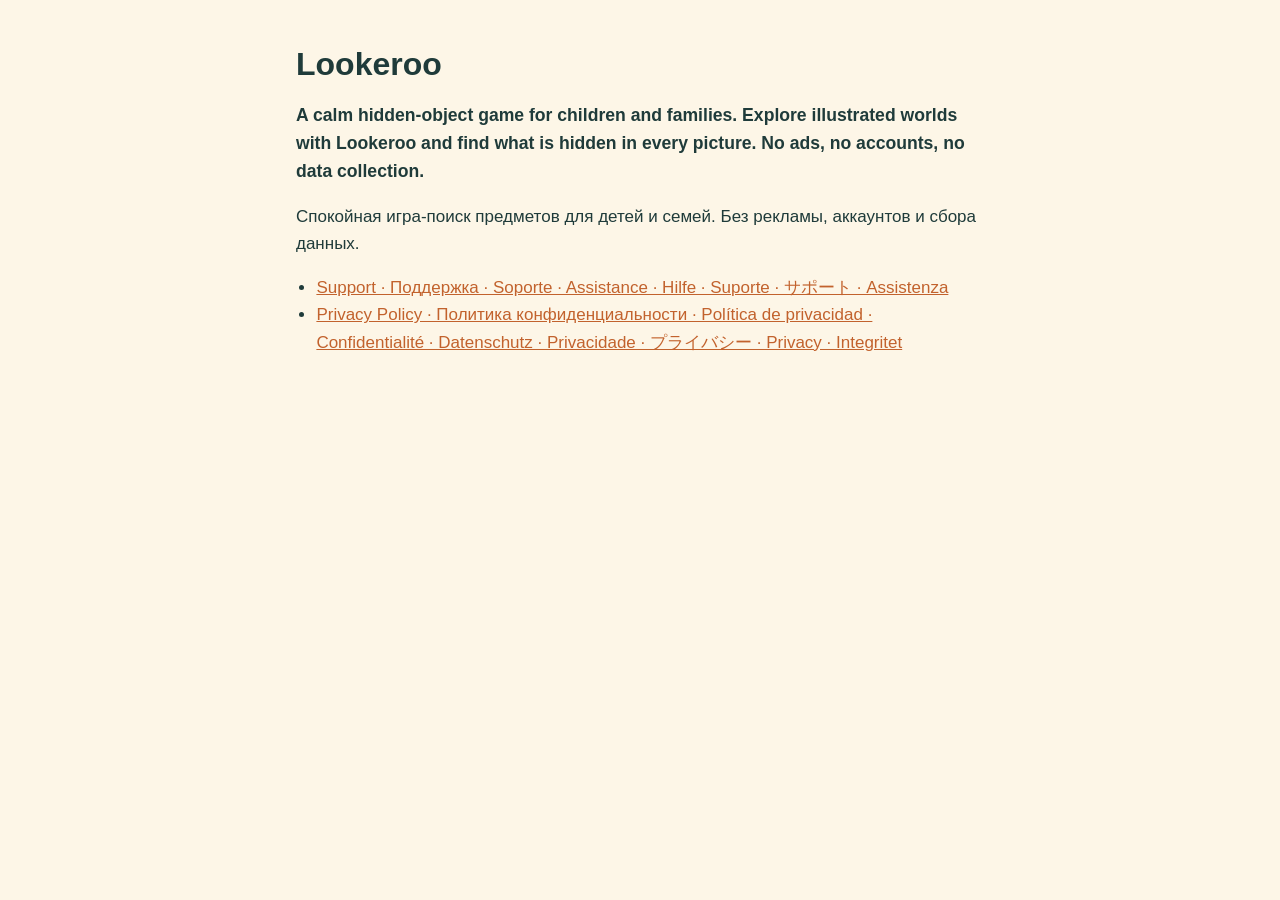
<file: index.html>
<!doctype html>
<html lang="en">
<head>
<meta charset="utf-8">
<meta name="viewport" content="width=device-width, initial-scale=1">
<title>Lookeroo</title>
<link rel="stylesheet" href="style.css">
</head>
<body>
<main>
  <h1>Lookeroo</h1>
  <p class="summary">A calm hidden-object game for children and families. Explore illustrated worlds with
  Lookeroo and find what is hidden in every picture. No ads, no accounts, no data collection.</p>
  <p lang="ru">Спокойная игра-поиск предметов для детей и семей. Без рекламы, аккаунтов и сбора данных.</p>
  <ul class="links">
    <li><a href="support.html">Support · Поддержка · Soporte · Assistance · Hilfe · Suporte · サポート · Assistenza</a></li>
    <li><a href="privacy.html">Privacy Policy · Политика конфиденциальности · Política de privacidad · Confidentialité · Datenschutz · Privacidade · プライバシー · Privacy · Integritet</a></li>
  </ul>
</main>
</body>
</html>
</file>
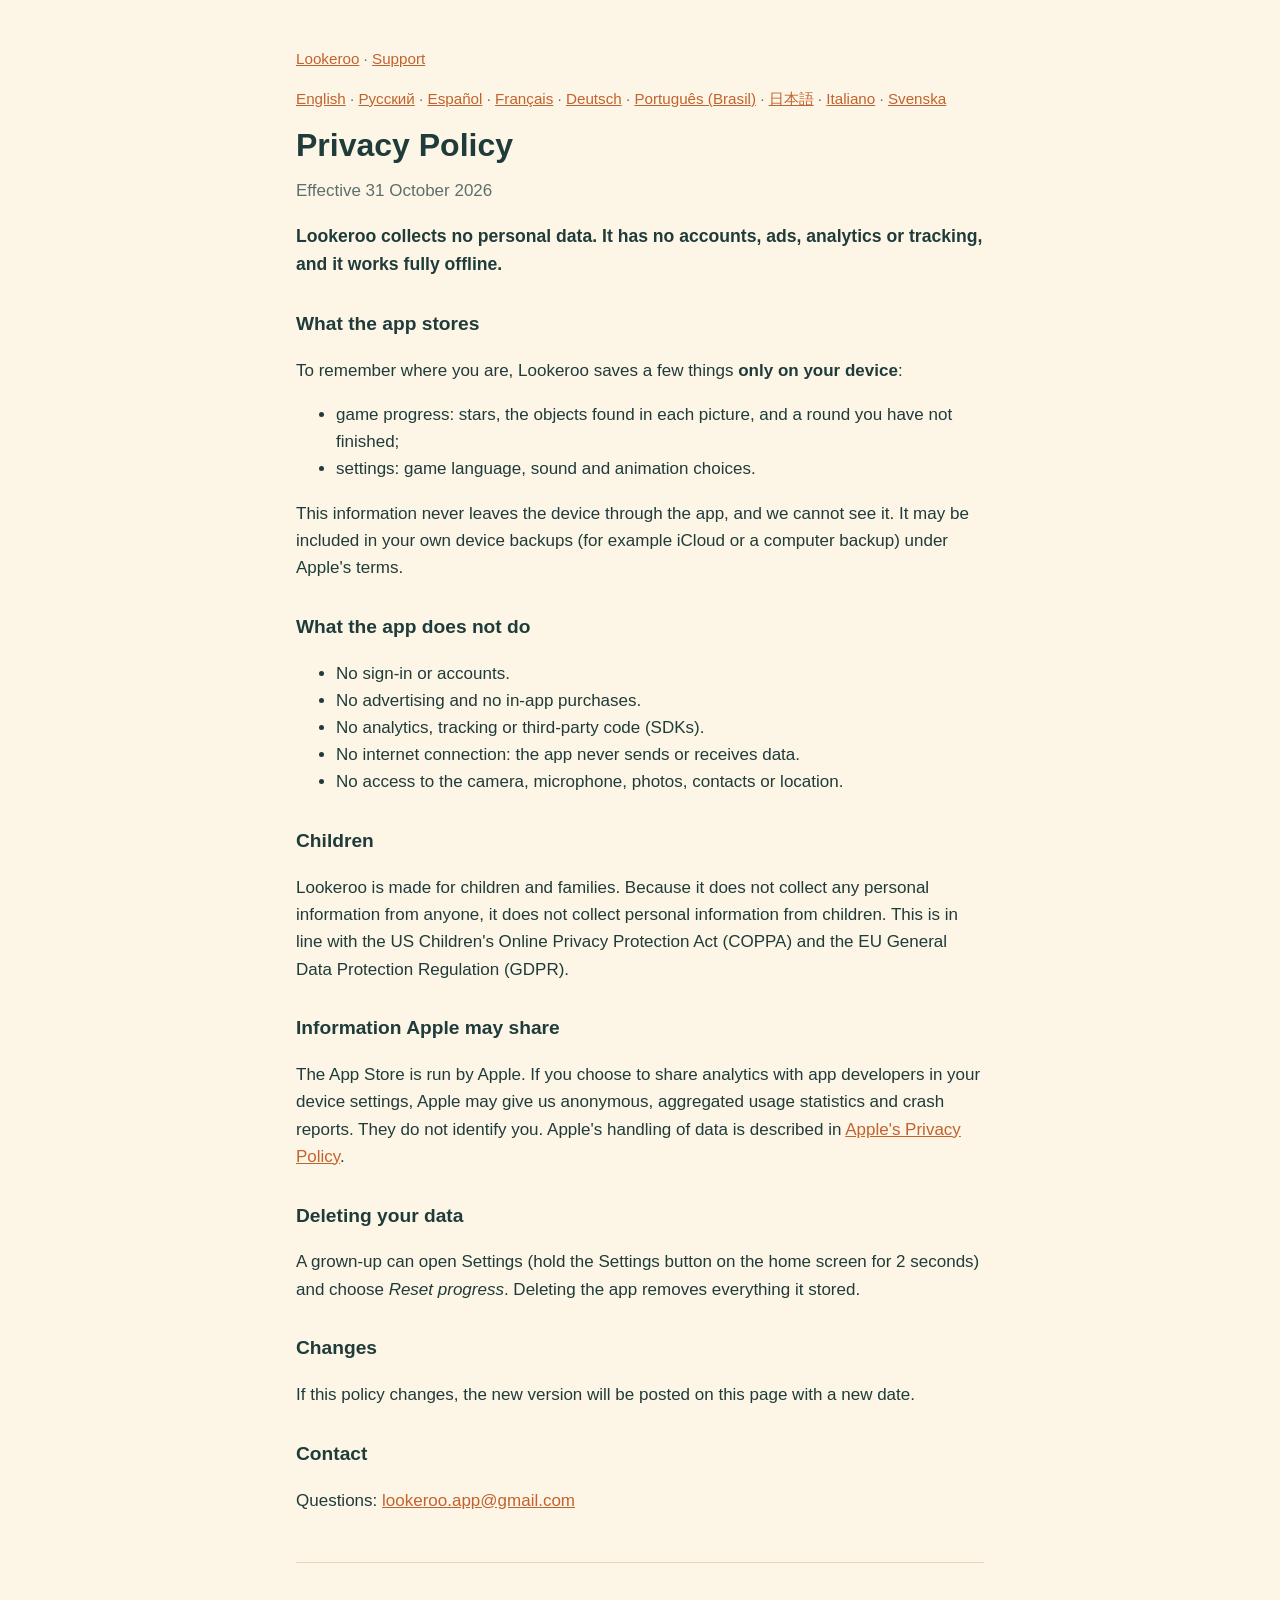
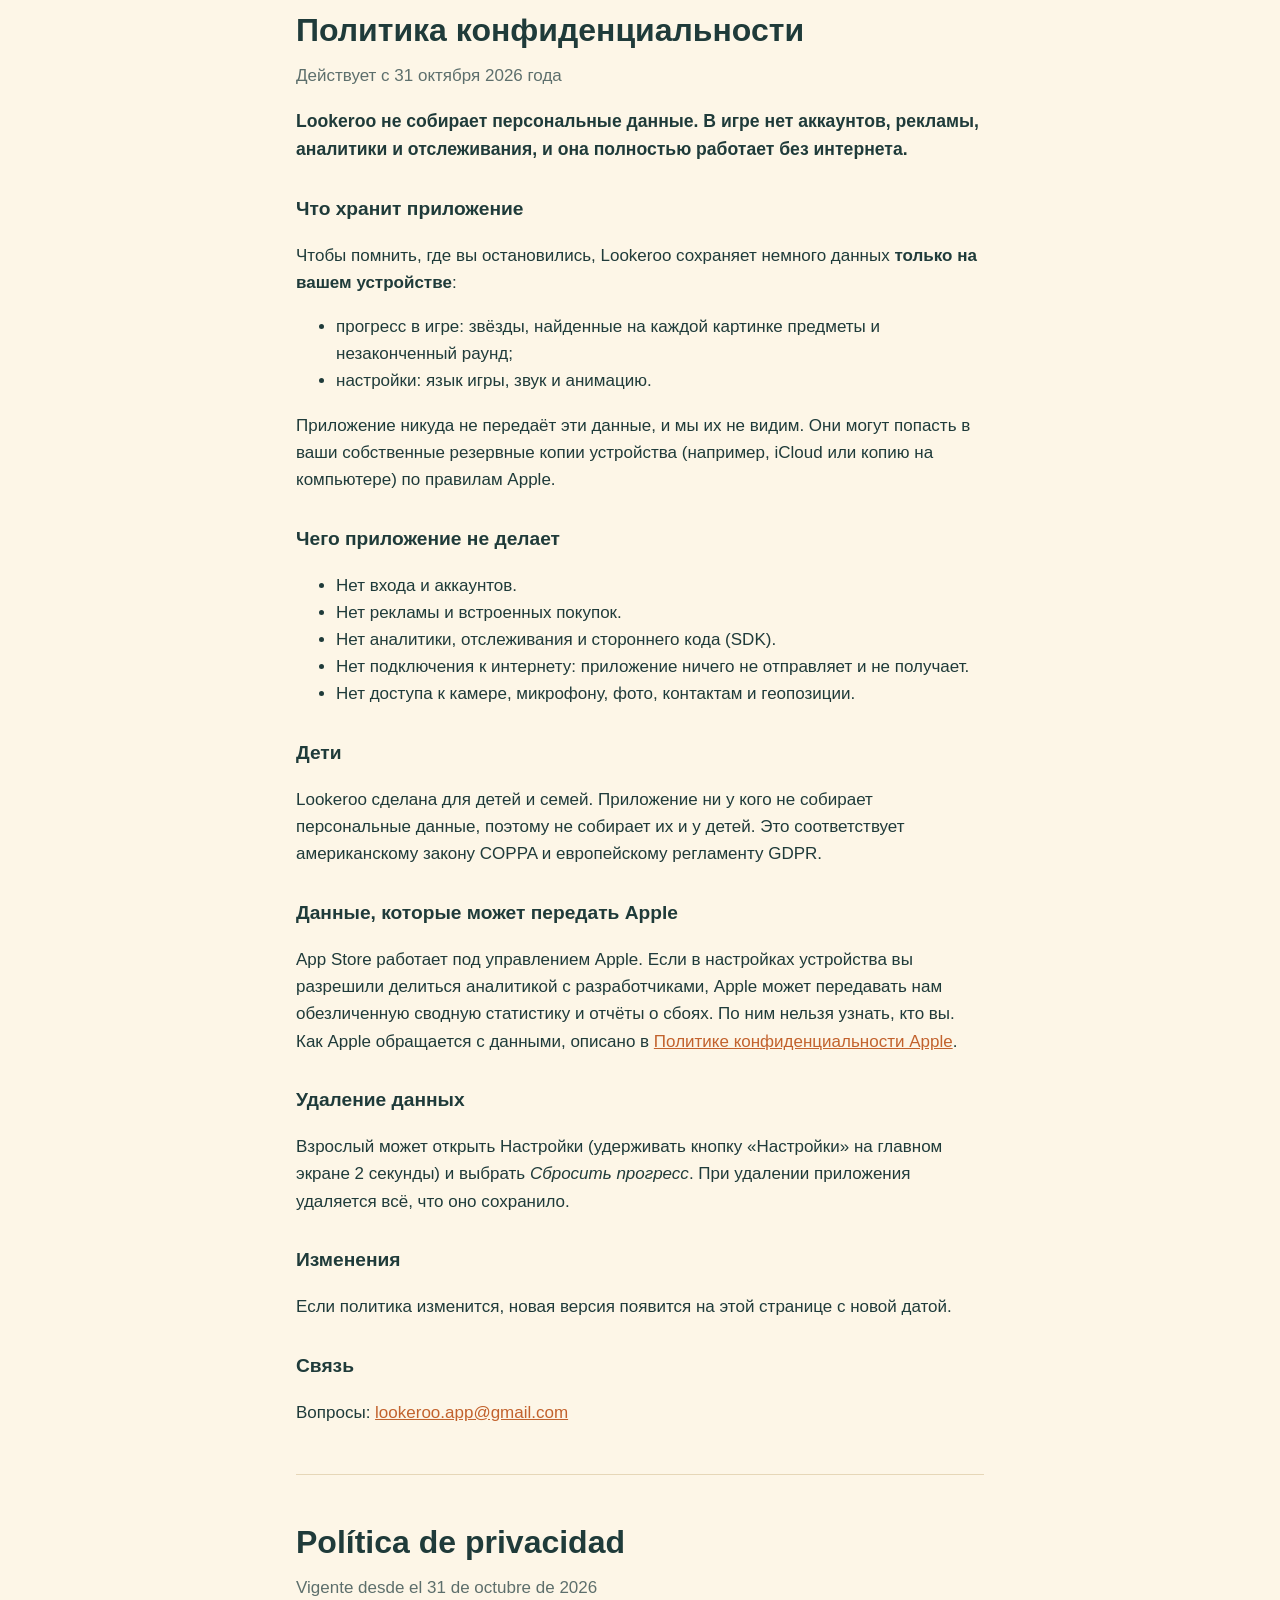
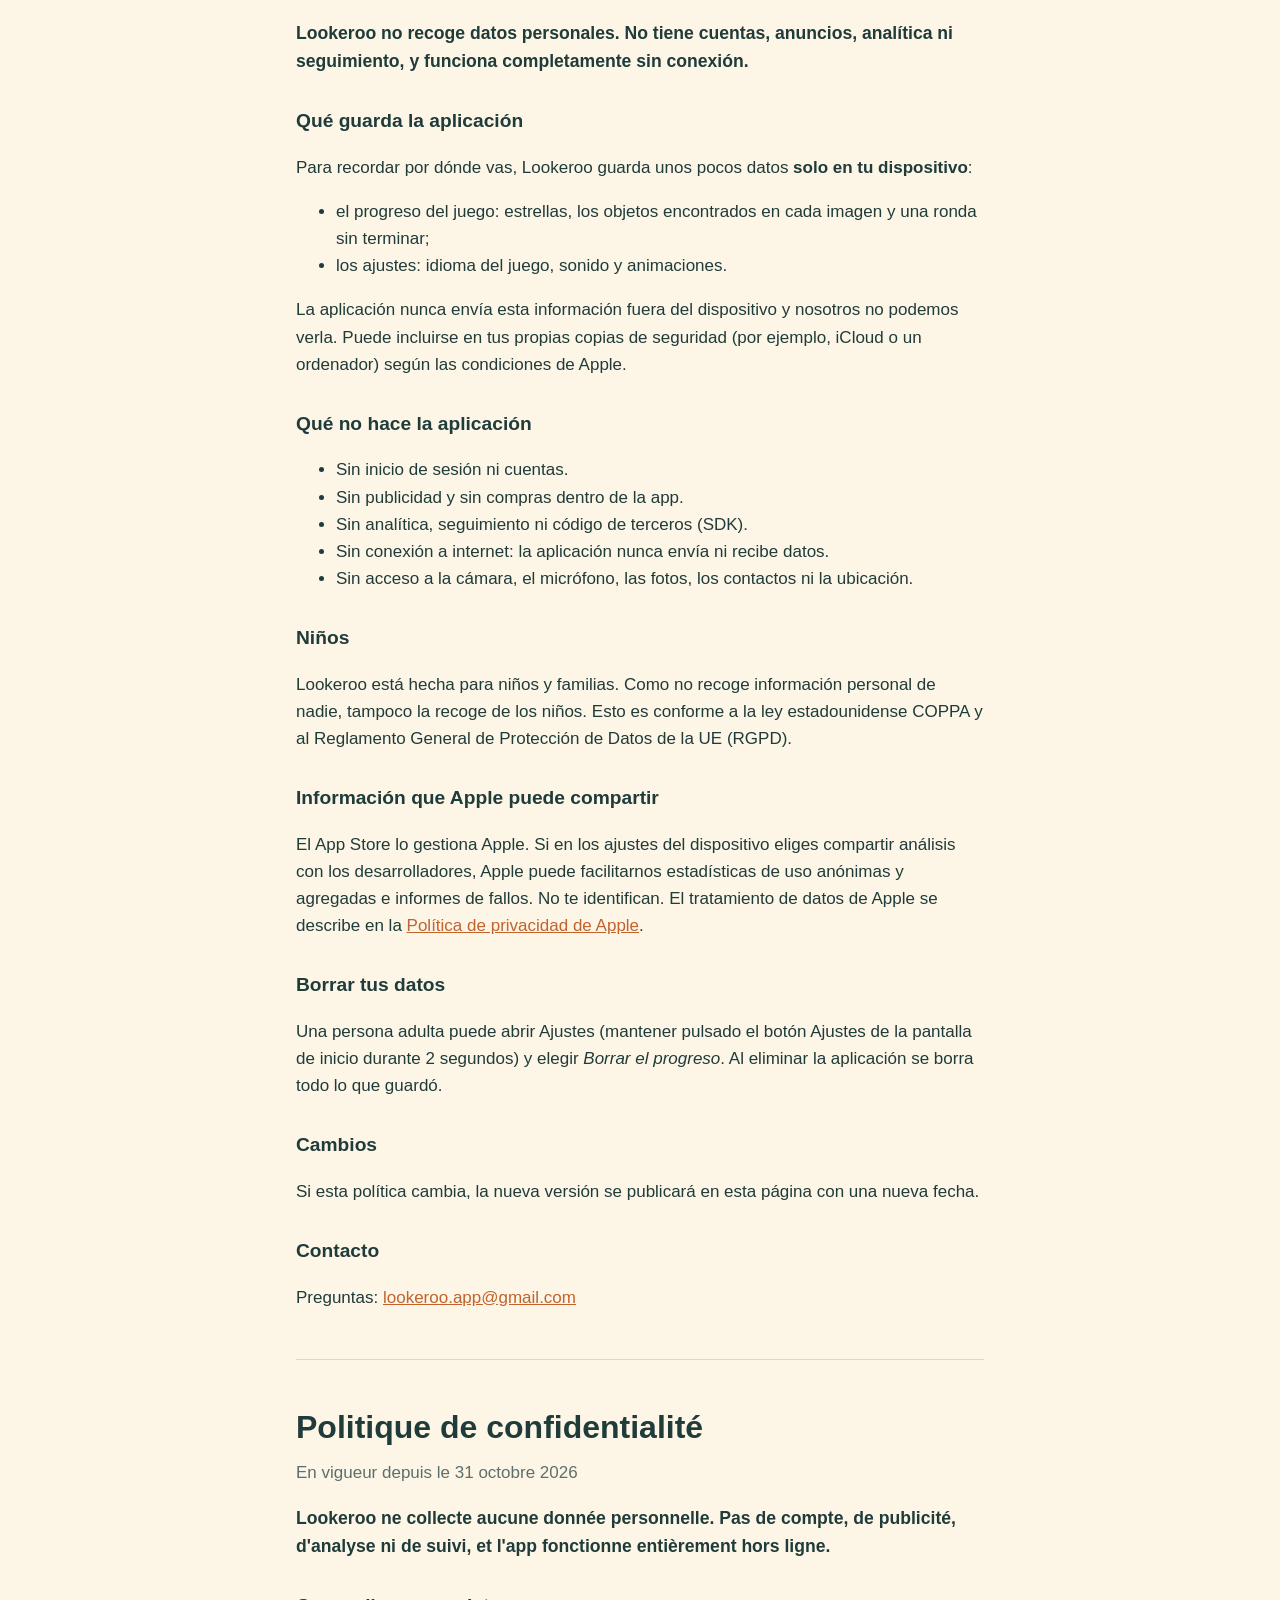
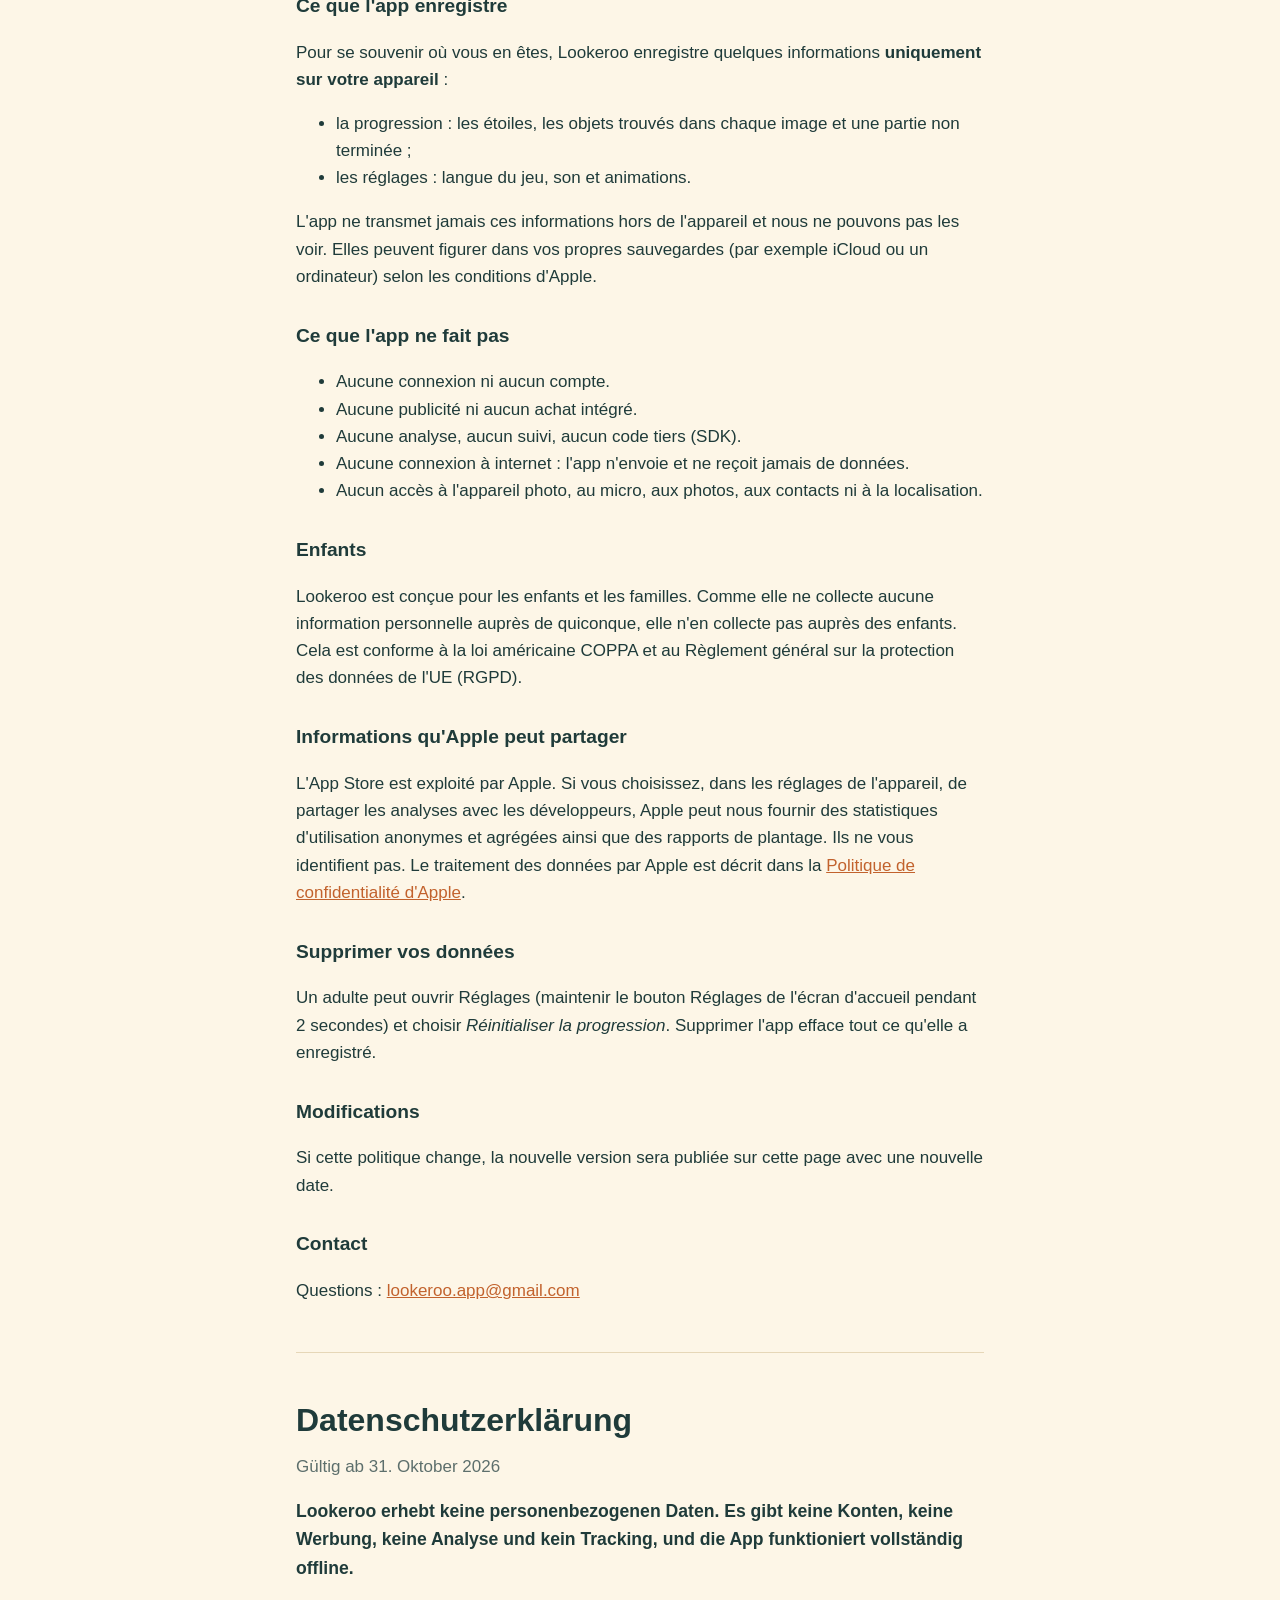
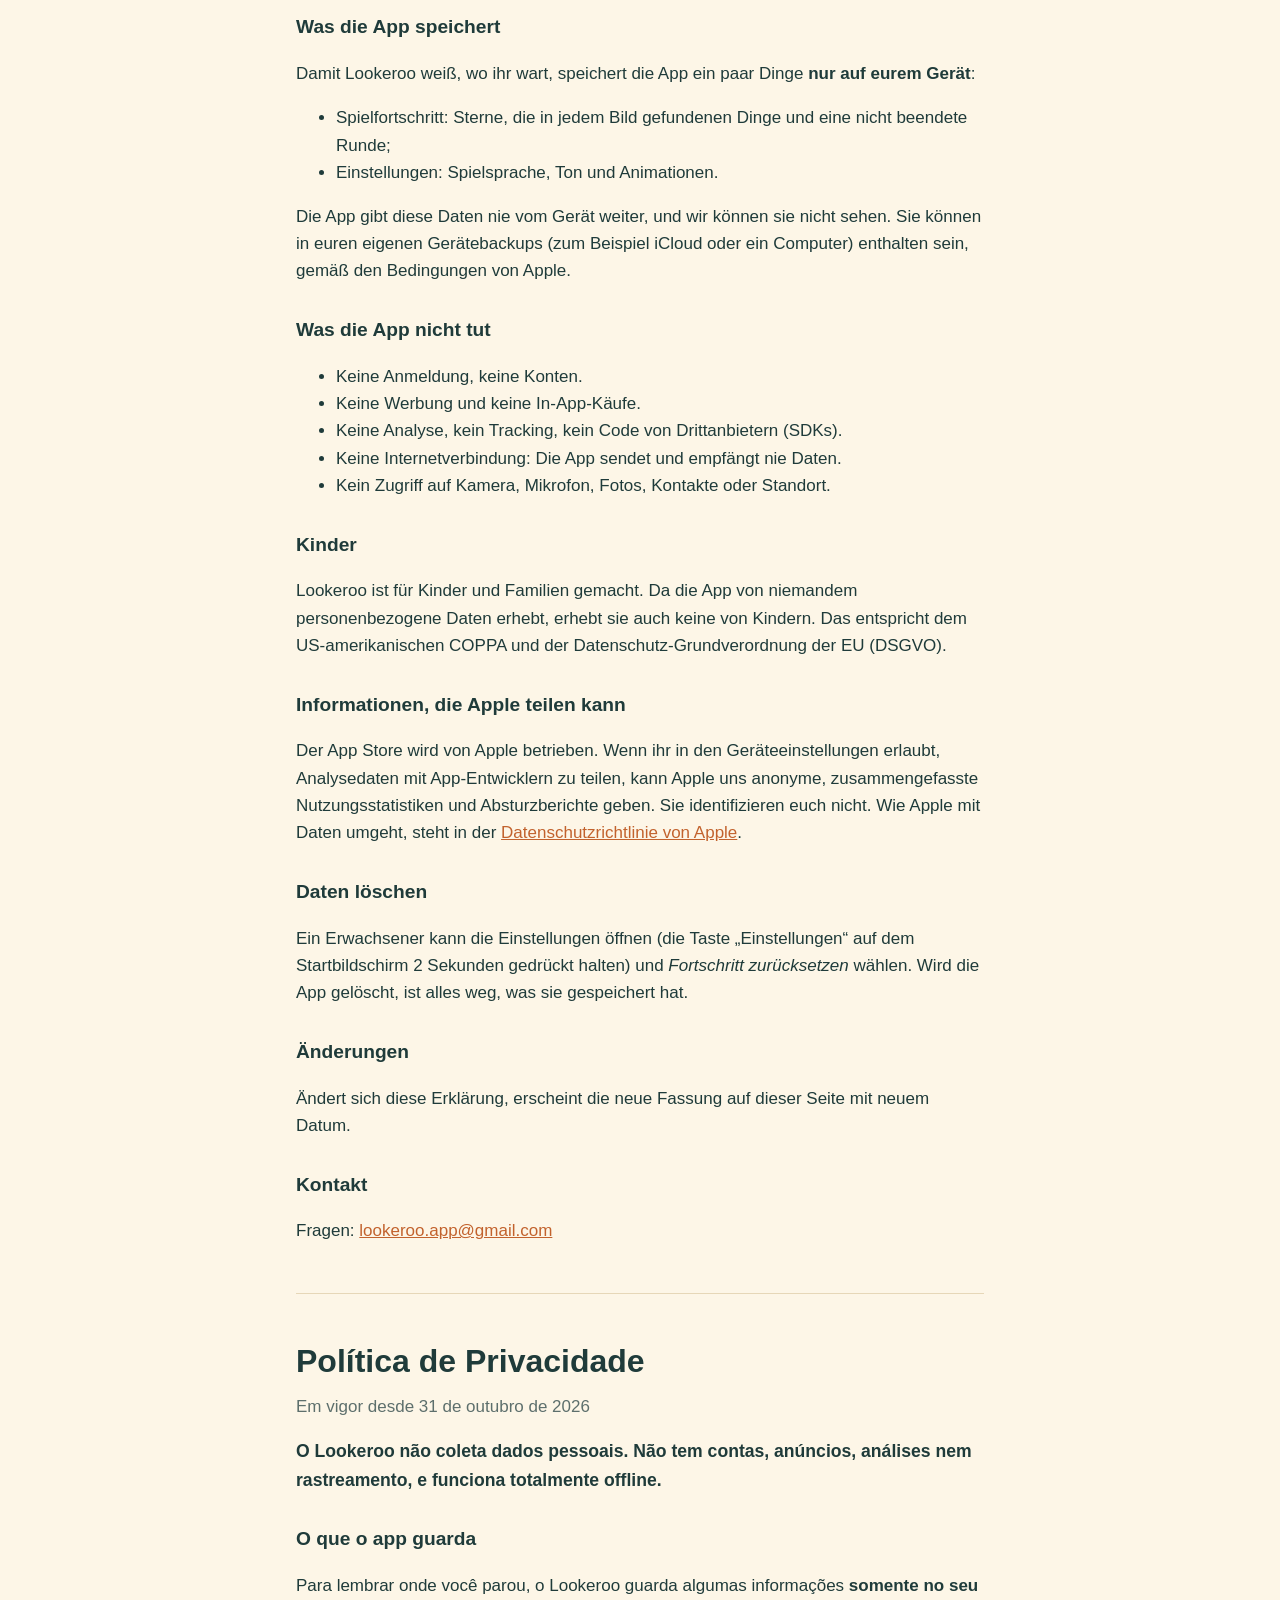
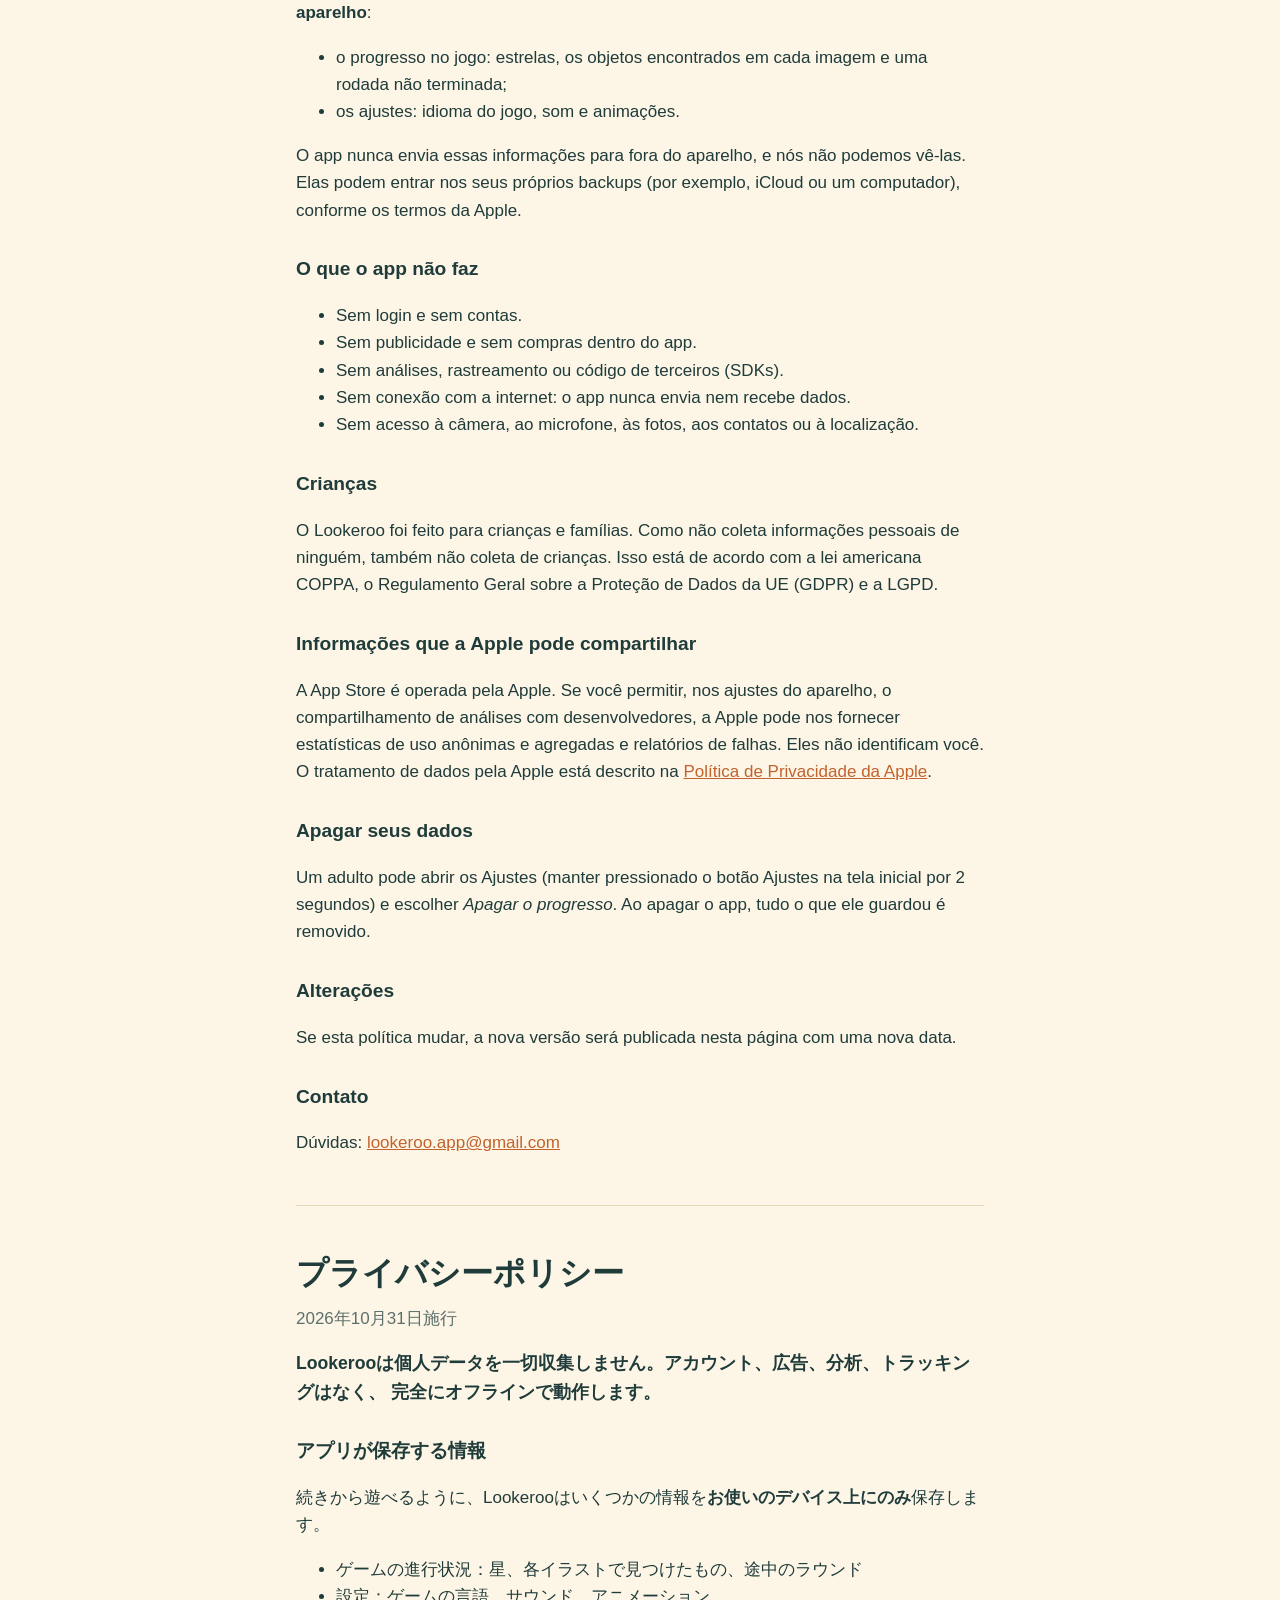
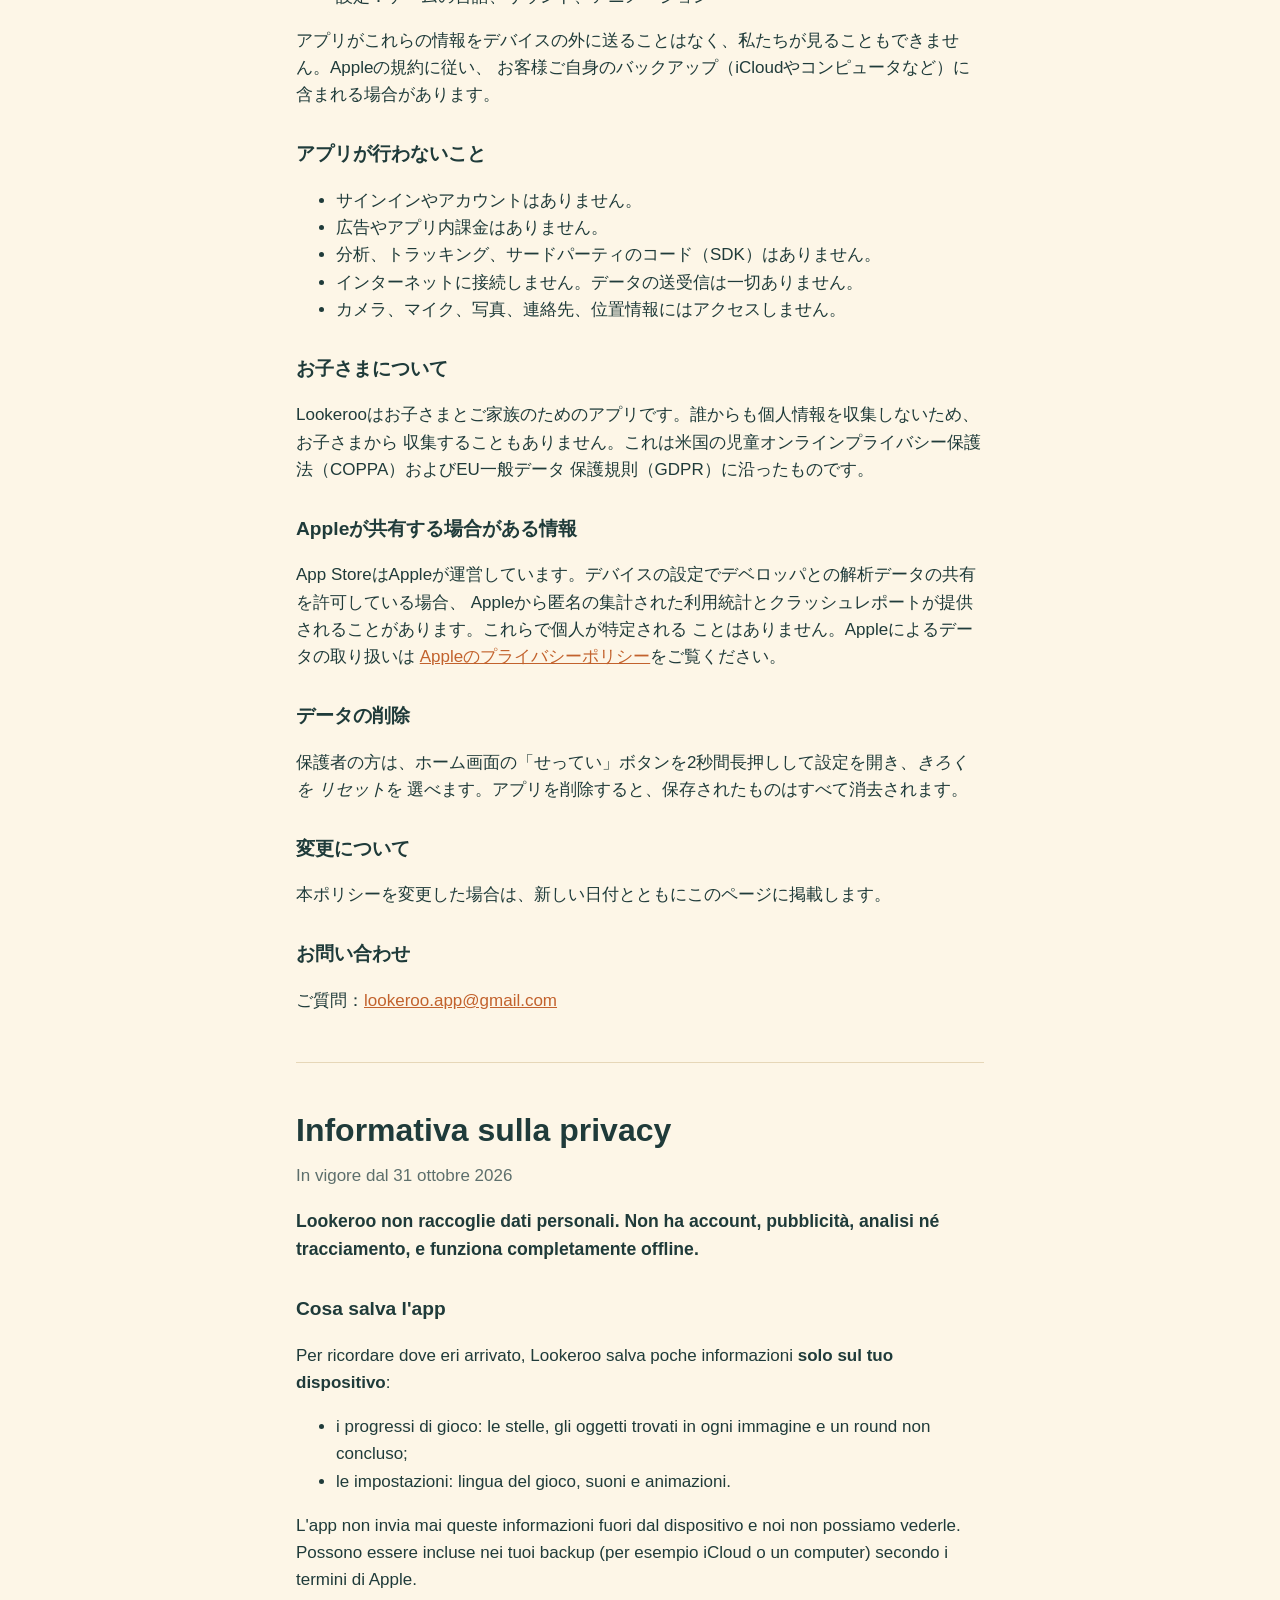
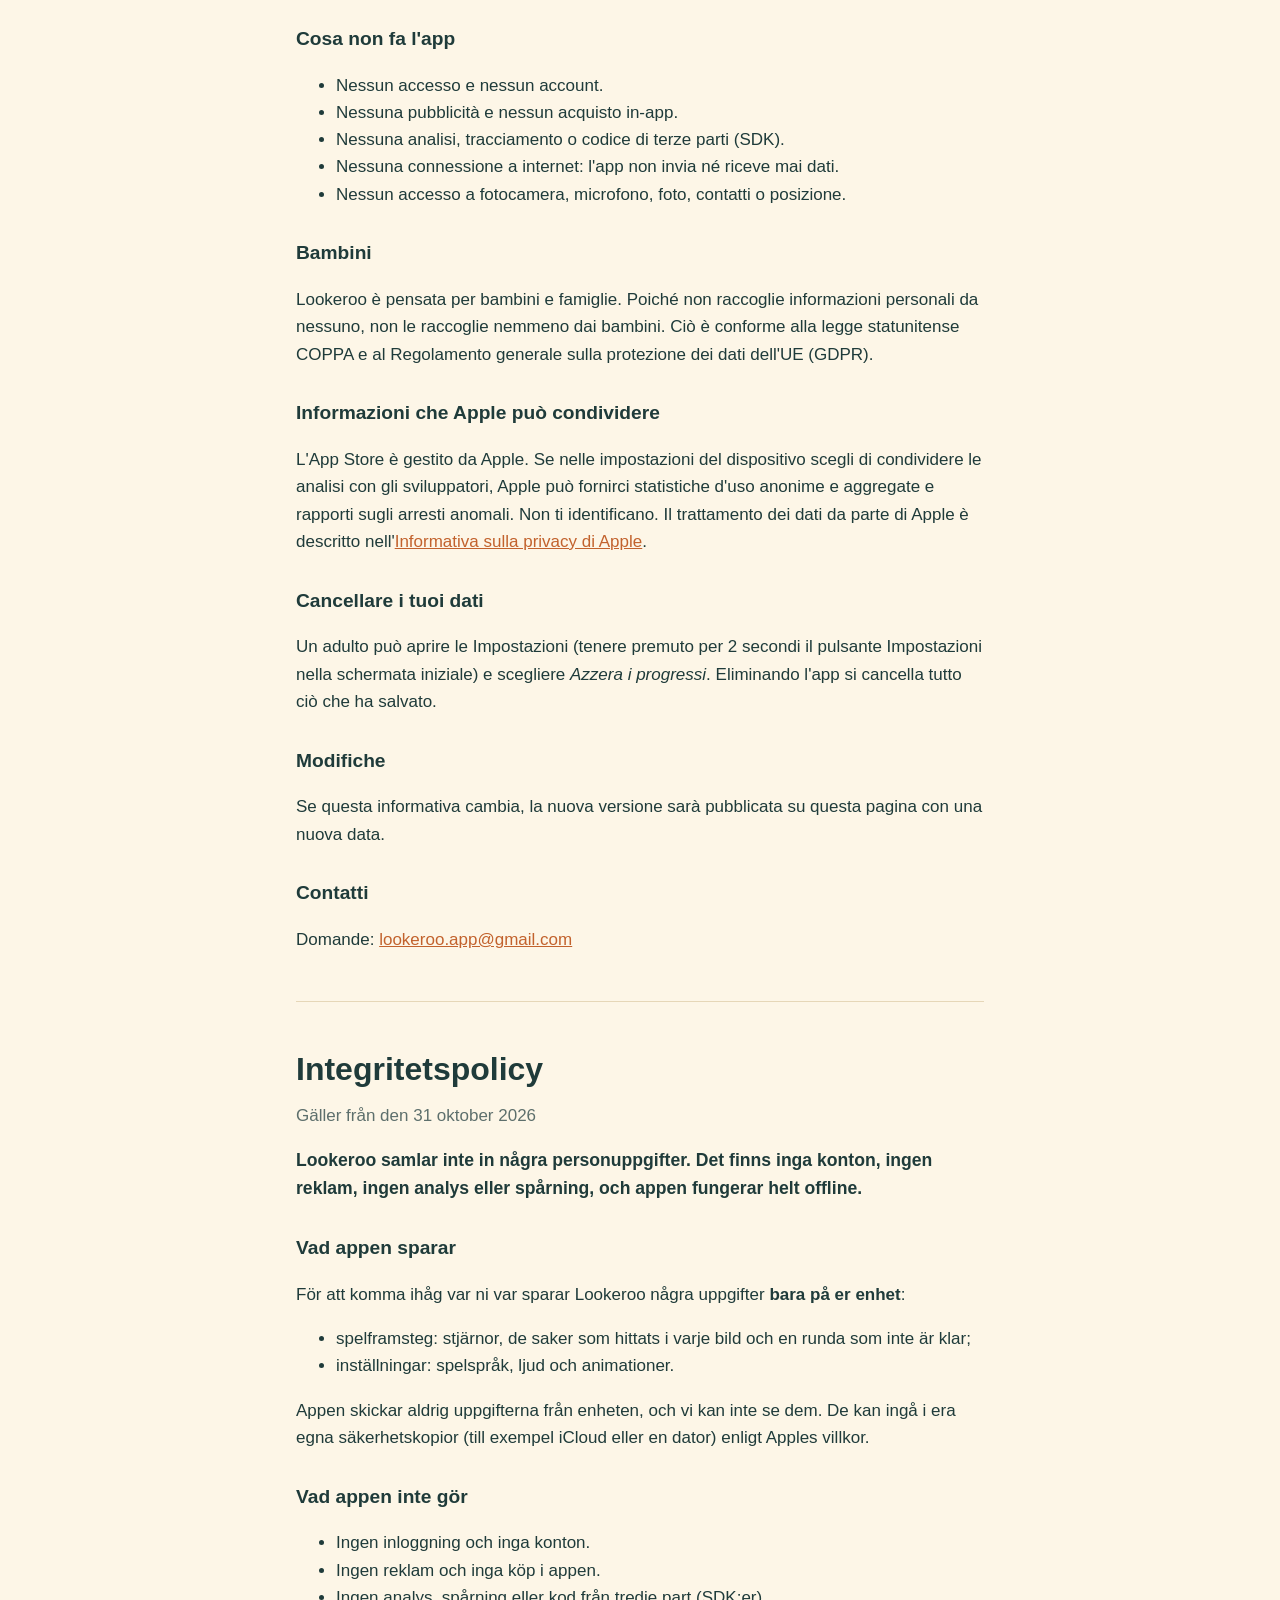
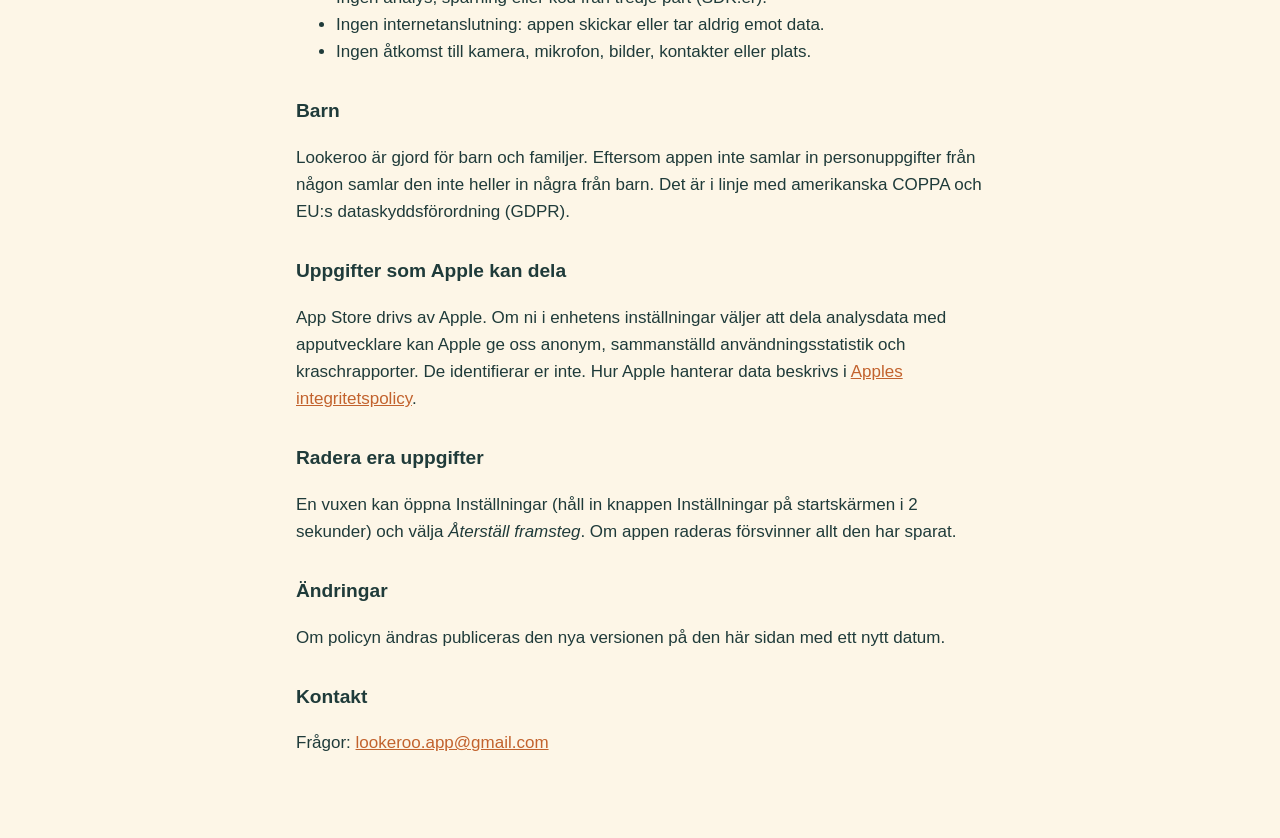
<file: privacy.html>
<!doctype html>
<html lang="en">
<head>
<meta charset="utf-8">
<meta name="viewport" content="width=device-width, initial-scale=1">
<title>Lookeroo · Privacy Policy</title>
<link rel="stylesheet" href="style.css">
</head>
<body>
<main>
  <p class="nav"><a href="index.html">Lookeroo</a> · <a href="support.html">Support</a></p>
  <p class="nav"><a href="#en">English</a> · <a href="#ru">Русский</a> · <a href="#es">Español</a> · <a href="#fr">Français</a> · <a href="#de">Deutsch</a> · <a href="#pt-BR">Português (Brasil)</a> · <a href="#ja">日本語</a> · <a href="#it">Italiano</a> · <a href="#sv">Svenska</a></p>

  <article id="en" lang="en">
    <h1>Privacy Policy</h1>
    <p class="meta">Effective 31 October 2026</p>

    <p class="summary">Lookeroo collects no personal data. It has no accounts, ads, analytics or tracking,
    and it works fully offline.</p>

    <h2>What the app stores</h2>
    <p>To remember where you are, Lookeroo saves a few things <strong>only on your device</strong>:</p>
    <ul>
      <li>game progress: stars, the objects found in each picture, and a round you have not finished;</li>
      <li>settings: game language, sound and animation choices.</li>
    </ul>
    <p>This information never leaves the device through the app, and we cannot see it. It may be included
    in your own device backups (for example iCloud or a computer backup) under Apple's terms.</p>

    <h2>What the app does not do</h2>
    <ul>
      <li>No sign-in or accounts.</li>
      <li>No advertising and no in-app purchases.</li>
      <li>No analytics, tracking or third-party code (SDKs).</li>
      <li>No internet connection: the app never sends or receives data.</li>
      <li>No access to the camera, microphone, photos, contacts or location.</li>
    </ul>

    <h2>Children</h2>
    <p>Lookeroo is made for children and families. Because it does not collect any personal
    information from anyone, it does not collect personal information from children. This is in line
    with the US Children's Online Privacy Protection Act (COPPA) and the EU General Data Protection
    Regulation (GDPR).</p>

    <h2>Information Apple may share</h2>
    <p>The App Store is run by Apple. If you choose to share analytics with app developers in your
    device settings, Apple may give us anonymous, aggregated usage statistics and crash reports.
    They do not identify you. Apple's handling of data is described in
    <a href="https://www.apple.com/legal/privacy/">Apple's Privacy Policy</a>.</p>

    <h2>Deleting your data</h2>
    <p>A grown-up can open Settings (hold the Settings button on the home screen for 2 seconds) and choose
    <em>Reset progress</em>. Deleting the app removes everything it stored.</p>

    <h2>Changes</h2>
    <p>If this policy changes, the new version will be posted on this page with a new date.</p>

    <h2>Contact</h2>
    <p>Questions: <a href="mailto:lookeroo.app@gmail.com">lookeroo.app@gmail.com</a></p>
  </article>

  <hr>

  <article id="ru" lang="ru">
    <h1>Политика конфиденциальности</h1>
    <p class="meta">Действует с 31 октября 2026 года</p>

    <p class="summary">Lookeroo не собирает персональные данные. В игре нет аккаунтов, рекламы, аналитики
    и отслеживания, и она полностью работает без интернета.</p>

    <h2>Что хранит приложение</h2>
    <p>Чтобы помнить, где вы остановились, Lookeroo сохраняет немного данных <strong>только на вашем
    устройстве</strong>:</p>
    <ul>
      <li>прогресс в игре: звёзды, найденные на каждой картинке предметы и незаконченный раунд;</li>
      <li>настройки: язык игры, звук и анимацию.</li>
    </ul>
    <p>Приложение никуда не передаёт эти данные, и мы их не видим. Они могут попасть в ваши собственные
    резервные копии устройства (например, iCloud или копию на компьютере) по правилам Apple.</p>

    <h2>Чего приложение не делает</h2>
    <ul>
      <li>Нет входа и аккаунтов.</li>
      <li>Нет рекламы и встроенных покупок.</li>
      <li>Нет аналитики, отслеживания и стороннего кода (SDK).</li>
      <li>Нет подключения к интернету: приложение ничего не отправляет и не получает.</li>
      <li>Нет доступа к камере, микрофону, фото, контактам и геопозиции.</li>
    </ul>

    <h2>Дети</h2>
    <p>Lookeroo сделана для детей и семей. Приложение ни у кого не собирает персональные данные, поэтому
    не собирает их и у детей. Это соответствует американскому закону COPPA и европейскому регламенту GDPR.</p>

    <h2>Данные, которые может передать Apple</h2>
    <p>App Store работает под управлением Apple. Если в настройках устройства вы разрешили делиться
    аналитикой с разработчиками, Apple может передавать нам обезличенную сводную статистику и отчёты
    о сбоях. По ним нельзя узнать, кто вы. Как Apple обращается с данными, описано в
    <a href="https://www.apple.com/legal/privacy/ru/">Политике конфиденциальности Apple</a>.</p>

    <h2>Удаление данных</h2>
    <p>Взрослый может открыть Настройки (удерживать кнопку «Настройки» на главном экране 2 секунды)
    и выбрать <em>Сбросить прогресс</em>. При удалении приложения удаляется всё, что оно сохранило.</p>

    <h2>Изменения</h2>
    <p>Если политика изменится, новая версия появится на этой странице с новой датой.</p>

    <h2>Связь</h2>
    <p>Вопросы: <a href="mailto:lookeroo.app@gmail.com">lookeroo.app@gmail.com</a></p>
  </article>

  <hr>

  <article id="es" lang="es">
    <h1>Política de privacidad</h1>
    <p class="meta">Vigente desde el 31 de octubre de 2026</p>

    <p class="summary">Lookeroo no recoge datos personales. No tiene cuentas, anuncios, analítica ni
    seguimiento, y funciona completamente sin conexión.</p>

    <h2>Qué guarda la aplicación</h2>
    <p>Para recordar por dónde vas, Lookeroo guarda unos pocos datos <strong>solo en tu dispositivo</strong>:</p>
    <ul>
      <li>el progreso del juego: estrellas, los objetos encontrados en cada imagen y una ronda sin terminar;</li>
      <li>los ajustes: idioma del juego, sonido y animaciones.</li>
    </ul>
    <p>La aplicación nunca envía esta información fuera del dispositivo y nosotros no podemos verla. Puede
    incluirse en tus propias copias de seguridad (por ejemplo, iCloud o un ordenador) según las condiciones de Apple.</p>

    <h2>Qué no hace la aplicación</h2>
    <ul>
      <li>Sin inicio de sesión ni cuentas.</li>
      <li>Sin publicidad y sin compras dentro de la app.</li>
      <li>Sin analítica, seguimiento ni código de terceros (SDK).</li>
      <li>Sin conexión a internet: la aplicación nunca envía ni recibe datos.</li>
      <li>Sin acceso a la cámara, el micrófono, las fotos, los contactos ni la ubicación.</li>
    </ul>

    <h2>Niños</h2>
    <p>Lookeroo está hecha para niños y familias. Como no recoge información personal de nadie, tampoco
    la recoge de los niños. Esto es conforme a la ley estadounidense COPPA y al Reglamento General de
    Protección de Datos de la UE (RGPD).</p>

    <h2>Información que Apple puede compartir</h2>
    <p>El App Store lo gestiona Apple. Si en los ajustes del dispositivo eliges compartir análisis con
    los desarrolladores, Apple puede facilitarnos estadísticas de uso anónimas y agregadas e informes de
    fallos. No te identifican. El tratamiento de datos de Apple se describe en la
    <a href="https://www.apple.com/legal/privacy/">Política de privacidad de Apple</a>.</p>

    <h2>Borrar tus datos</h2>
    <p>Una persona adulta puede abrir Ajustes (mantener pulsado el botón Ajustes de la pantalla de inicio
    durante 2 segundos) y elegir <em>Borrar el progreso</em>. Al eliminar la aplicación se borra todo lo que guardó.</p>

    <h2>Cambios</h2>
    <p>Si esta política cambia, la nueva versión se publicará en esta página con una nueva fecha.</p>

    <h2>Contacto</h2>
    <p>Preguntas: <a href="mailto:lookeroo.app@gmail.com">lookeroo.app@gmail.com</a></p>
  </article>

  <hr>

  <article id="fr" lang="fr">
    <h1>Politique de confidentialité</h1>
    <p class="meta">En vigueur depuis le 31 octobre 2026</p>

    <p class="summary">Lookeroo ne collecte aucune donnée personnelle. Pas de compte, de publicité,
    d'analyse ni de suivi, et l'app fonctionne entièrement hors ligne.</p>

    <h2>Ce que l'app enregistre</h2>
    <p>Pour se souvenir où vous en êtes, Lookeroo enregistre quelques informations <strong>uniquement sur
    votre appareil</strong> :</p>
    <ul>
      <li>la progression : les étoiles, les objets trouvés dans chaque image et une partie non terminée ;</li>
      <li>les réglages : langue du jeu, son et animations.</li>
    </ul>
    <p>L'app ne transmet jamais ces informations hors de l'appareil et nous ne pouvons pas les voir. Elles
    peuvent figurer dans vos propres sauvegardes (par exemple iCloud ou un ordinateur) selon les conditions d'Apple.</p>

    <h2>Ce que l'app ne fait pas</h2>
    <ul>
      <li>Aucune connexion ni aucun compte.</li>
      <li>Aucune publicité ni aucun achat intégré.</li>
      <li>Aucune analyse, aucun suivi, aucun code tiers (SDK).</li>
      <li>Aucune connexion à internet : l'app n'envoie et ne reçoit jamais de données.</li>
      <li>Aucun accès à l'appareil photo, au micro, aux photos, aux contacts ni à la localisation.</li>
    </ul>

    <h2>Enfants</h2>
    <p>Lookeroo est conçue pour les enfants et les familles. Comme elle ne collecte aucune information
    personnelle auprès de quiconque, elle n'en collecte pas auprès des enfants. Cela est conforme à la
    loi américaine COPPA et au Règlement général sur la protection des données de l'UE (RGPD).</p>

    <h2>Informations qu'Apple peut partager</h2>
    <p>L'App Store est exploité par Apple. Si vous choisissez, dans les réglages de l'appareil, de
    partager les analyses avec les développeurs, Apple peut nous fournir des statistiques d'utilisation
    anonymes et agrégées ainsi que des rapports de plantage. Ils ne vous identifient pas. Le traitement
    des données par Apple est décrit dans la
    <a href="https://www.apple.com/legal/privacy/">Politique de confidentialité d'Apple</a>.</p>

    <h2>Supprimer vos données</h2>
    <p>Un adulte peut ouvrir Réglages (maintenir le bouton Réglages de l'écran d'accueil pendant
    2 secondes) et choisir <em>Réinitialiser la progression</em>. Supprimer l'app efface tout ce qu'elle a enregistré.</p>

    <h2>Modifications</h2>
    <p>Si cette politique change, la nouvelle version sera publiée sur cette page avec une nouvelle date.</p>

    <h2>Contact</h2>
    <p>Questions : <a href="mailto:lookeroo.app@gmail.com">lookeroo.app@gmail.com</a></p>
  </article>

  <hr>

  <article id="de" lang="de">
    <h1>Datenschutzerklärung</h1>
    <p class="meta">Gültig ab 31. Oktober 2026</p>

    <p class="summary">Lookeroo erhebt keine personenbezogenen Daten. Es gibt keine Konten, keine Werbung,
    keine Analyse und kein Tracking, und die App funktioniert vollständig offline.</p>

    <h2>Was die App speichert</h2>
    <p>Damit Lookeroo weiß, wo ihr wart, speichert die App ein paar Dinge <strong>nur auf eurem Gerät</strong>:</p>
    <ul>
      <li>Spielfortschritt: Sterne, die in jedem Bild gefundenen Dinge und eine nicht beendete Runde;</li>
      <li>Einstellungen: Spielsprache, Ton und Animationen.</li>
    </ul>
    <p>Die App gibt diese Daten nie vom Gerät weiter, und wir können sie nicht sehen. Sie können in euren
    eigenen Gerätebackups (zum Beispiel iCloud oder ein Computer) enthalten sein, gemäß den Bedingungen von Apple.</p>

    <h2>Was die App nicht tut</h2>
    <ul>
      <li>Keine Anmeldung, keine Konten.</li>
      <li>Keine Werbung und keine In-App-Käufe.</li>
      <li>Keine Analyse, kein Tracking, kein Code von Drittanbietern (SDKs).</li>
      <li>Keine Internetverbindung: Die App sendet und empfängt nie Daten.</li>
      <li>Kein Zugriff auf Kamera, Mikrofon, Fotos, Kontakte oder Standort.</li>
    </ul>

    <h2>Kinder</h2>
    <p>Lookeroo ist für Kinder und Familien gemacht. Da die App von niemandem personenbezogene Daten
    erhebt, erhebt sie auch keine von Kindern. Das entspricht dem US-amerikanischen COPPA und der
    Datenschutz-Grundverordnung der EU (DSGVO).</p>

    <h2>Informationen, die Apple teilen kann</h2>
    <p>Der App Store wird von Apple betrieben. Wenn ihr in den Geräteeinstellungen erlaubt, Analysedaten
    mit App-Entwicklern zu teilen, kann Apple uns anonyme, zusammengefasste Nutzungsstatistiken und
    Absturzberichte geben. Sie identifizieren euch nicht. Wie Apple mit Daten umgeht, steht in der
    <a href="https://www.apple.com/legal/privacy/">Datenschutzrichtlinie von Apple</a>.</p>

    <h2>Daten löschen</h2>
    <p>Ein Erwachsener kann die Einstellungen öffnen (die Taste „Einstellungen“ auf dem Startbildschirm
    2 Sekunden gedrückt halten) und <em>Fortschritt zurücksetzen</em> wählen. Wird die App gelöscht,
    ist alles weg, was sie gespeichert hat.</p>

    <h2>Änderungen</h2>
    <p>Ändert sich diese Erklärung, erscheint die neue Fassung auf dieser Seite mit neuem Datum.</p>

    <h2>Kontakt</h2>
    <p>Fragen: <a href="mailto:lookeroo.app@gmail.com">lookeroo.app@gmail.com</a></p>
  </article>

  <hr>

  <article id="pt-BR" lang="pt-BR">
    <h1>Política de Privacidade</h1>
    <p class="meta">Em vigor desde 31 de outubro de 2026</p>

    <p class="summary">O Lookeroo não coleta dados pessoais. Não tem contas, anúncios, análises nem
    rastreamento, e funciona totalmente offline.</p>

    <h2>O que o app guarda</h2>
    <p>Para lembrar onde você parou, o Lookeroo guarda algumas informações <strong>somente no seu aparelho</strong>:</p>
    <ul>
      <li>o progresso no jogo: estrelas, os objetos encontrados em cada imagem e uma rodada não terminada;</li>
      <li>os ajustes: idioma do jogo, som e animações.</li>
    </ul>
    <p>O app nunca envia essas informações para fora do aparelho, e nós não podemos vê-las. Elas podem
    entrar nos seus próprios backups (por exemplo, iCloud ou um computador), conforme os termos da Apple.</p>

    <h2>O que o app não faz</h2>
    <ul>
      <li>Sem login e sem contas.</li>
      <li>Sem publicidade e sem compras dentro do app.</li>
      <li>Sem análises, rastreamento ou código de terceiros (SDKs).</li>
      <li>Sem conexão com a internet: o app nunca envia nem recebe dados.</li>
      <li>Sem acesso à câmera, ao microfone, às fotos, aos contatos ou à localização.</li>
    </ul>

    <h2>Crianças</h2>
    <p>O Lookeroo foi feito para crianças e famílias. Como não coleta informações pessoais de ninguém,
    também não coleta de crianças. Isso está de acordo com a lei americana COPPA, o Regulamento Geral
    sobre a Proteção de Dados da UE (GDPR) e a LGPD.</p>

    <h2>Informações que a Apple pode compartilhar</h2>
    <p>A App Store é operada pela Apple. Se você permitir, nos ajustes do aparelho, o compartilhamento
    de análises com desenvolvedores, a Apple pode nos fornecer estatísticas de uso anônimas e agregadas
    e relatórios de falhas. Eles não identificam você. O tratamento de dados pela Apple está descrito na
    <a href="https://www.apple.com/legal/privacy/">Política de Privacidade da Apple</a>.</p>

    <h2>Apagar seus dados</h2>
    <p>Um adulto pode abrir os Ajustes (manter pressionado o botão Ajustes na tela inicial por 2 segundos)
    e escolher <em>Apagar o progresso</em>. Ao apagar o app, tudo o que ele guardou é removido.</p>

    <h2>Alterações</h2>
    <p>Se esta política mudar, a nova versão será publicada nesta página com uma nova data.</p>

    <h2>Contato</h2>
    <p>Dúvidas: <a href="mailto:lookeroo.app@gmail.com">lookeroo.app@gmail.com</a></p>
  </article>

  <hr>

  <article id="ja" lang="ja">
    <h1>プライバシーポリシー</h1>
    <p class="meta">2026年10月31日施行</p>

    <p class="summary">Lookerooは個人データを一切収集しません。アカウント、広告、分析、トラッキングはなく、
    完全にオフラインで動作します。</p>

    <h2>アプリが保存する情報</h2>
    <p>続きから遊べるように、Lookerooはいくつかの情報を<strong>お使いのデバイス上にのみ</strong>保存します。</p>
    <ul>
      <li>ゲームの進行状況：星、各イラストで見つけたもの、途中のラウンド</li>
      <li>設定：ゲームの言語、サウンド、アニメーション</li>
    </ul>
    <p>アプリがこれらの情報をデバイスの外に送ることはなく、私たちが見ることもできません。Appleの規約に従い、
    お客様ご自身のバックアップ（iCloudやコンピュータなど）に含まれる場合があります。</p>

    <h2>アプリが行わないこと</h2>
    <ul>
      <li>サインインやアカウントはありません。</li>
      <li>広告やアプリ内課金はありません。</li>
      <li>分析、トラッキング、サードパーティのコード（SDK）はありません。</li>
      <li>インターネットに接続しません。データの送受信は一切ありません。</li>
      <li>カメラ、マイク、写真、連絡先、位置情報にはアクセスしません。</li>
    </ul>

    <h2>お子さまについて</h2>
    <p>Lookerooはお子さまとご家族のためのアプリです。誰からも個人情報を収集しないため、お子さまから
    収集することもありません。これは米国の児童オンラインプライバシー保護法（COPPA）およびEU一般データ
    保護規則（GDPR）に沿ったものです。</p>

    <h2>Appleが共有する場合がある情報</h2>
    <p>App StoreはAppleが運営しています。デバイスの設定でデベロッパとの解析データの共有を許可している場合、
    Appleから匿名の集計された利用統計とクラッシュレポートが提供されることがあります。これらで個人が特定される
    ことはありません。Appleによるデータの取り扱いは
    <a href="https://www.apple.com/legal/privacy/">Appleのプライバシーポリシー</a>をご覧ください。</p>

    <h2>データの削除</h2>
    <p>保護者の方は、ホーム画面の「せってい」ボタンを2秒間長押しして設定を開き、<em>きろくを リセット</em>を
    選べます。アプリを削除すると、保存されたものはすべて消去されます。</p>

    <h2>変更について</h2>
    <p>本ポリシーを変更した場合は、新しい日付とともにこのページに掲載します。</p>

    <h2>お問い合わせ</h2>
    <p>ご質問：<a href="mailto:lookeroo.app@gmail.com">lookeroo.app@gmail.com</a></p>
  </article>

  <hr>

  <article id="it" lang="it">
    <h1>Informativa sulla privacy</h1>
    <p class="meta">In vigore dal 31 ottobre 2026</p>

    <p class="summary">Lookeroo non raccoglie dati personali. Non ha account, pubblicità, analisi né
    tracciamento, e funziona completamente offline.</p>

    <h2>Cosa salva l'app</h2>
    <p>Per ricordare dove eri arrivato, Lookeroo salva poche informazioni <strong>solo sul tuo dispositivo</strong>:</p>
    <ul>
      <li>i progressi di gioco: le stelle, gli oggetti trovati in ogni immagine e un round non concluso;</li>
      <li>le impostazioni: lingua del gioco, suoni e animazioni.</li>
    </ul>
    <p>L'app non invia mai queste informazioni fuori dal dispositivo e noi non possiamo vederle. Possono
    essere incluse nei tuoi backup (per esempio iCloud o un computer) secondo i termini di Apple.</p>

    <h2>Cosa non fa l'app</h2>
    <ul>
      <li>Nessun accesso e nessun account.</li>
      <li>Nessuna pubblicità e nessun acquisto in-app.</li>
      <li>Nessuna analisi, tracciamento o codice di terze parti (SDK).</li>
      <li>Nessuna connessione a internet: l'app non invia né riceve mai dati.</li>
      <li>Nessun accesso a fotocamera, microfono, foto, contatti o posizione.</li>
    </ul>

    <h2>Bambini</h2>
    <p>Lookeroo è pensata per bambini e famiglie. Poiché non raccoglie informazioni personali da nessuno,
    non le raccoglie nemmeno dai bambini. Ciò è conforme alla legge statunitense COPPA e al Regolamento
    generale sulla protezione dei dati dell'UE (GDPR).</p>

    <h2>Informazioni che Apple può condividere</h2>
    <p>L'App Store è gestito da Apple. Se nelle impostazioni del dispositivo scegli di condividere le
    analisi con gli sviluppatori, Apple può fornirci statistiche d'uso anonime e aggregate e rapporti
    sugli arresti anomali. Non ti identificano. Il trattamento dei dati da parte di Apple è descritto
    nell'<a href="https://www.apple.com/legal/privacy/">Informativa sulla privacy di Apple</a>.</p>

    <h2>Cancellare i tuoi dati</h2>
    <p>Un adulto può aprire le Impostazioni (tenere premuto per 2 secondi il pulsante Impostazioni nella
    schermata iniziale) e scegliere <em>Azzera i progressi</em>. Eliminando l'app si cancella tutto ciò che ha salvato.</p>

    <h2>Modifiche</h2>
    <p>Se questa informativa cambia, la nuova versione sarà pubblicata su questa pagina con una nuova data.</p>

    <h2>Contatti</h2>
    <p>Domande: <a href="mailto:lookeroo.app@gmail.com">lookeroo.app@gmail.com</a></p>
  </article>

  <hr>

  <article id="sv" lang="sv">
    <h1>Integritetspolicy</h1>
    <p class="meta">Gäller från den 31 oktober 2026</p>

    <p class="summary">Lookeroo samlar inte in några personuppgifter. Det finns inga konton, ingen reklam,
    ingen analys eller spårning, och appen fungerar helt offline.</p>

    <h2>Vad appen sparar</h2>
    <p>För att komma ihåg var ni var sparar Lookeroo några uppgifter <strong>bara på er enhet</strong>:</p>
    <ul>
      <li>spelframsteg: stjärnor, de saker som hittats i varje bild och en runda som inte är klar;</li>
      <li>inställningar: spelspråk, ljud och animationer.</li>
    </ul>
    <p>Appen skickar aldrig uppgifterna från enheten, och vi kan inte se dem. De kan ingå i era egna
    säkerhetskopior (till exempel iCloud eller en dator) enligt Apples villkor.</p>

    <h2>Vad appen inte gör</h2>
    <ul>
      <li>Ingen inloggning och inga konton.</li>
      <li>Ingen reklam och inga köp i appen.</li>
      <li>Ingen analys, spårning eller kod från tredje part (SDK:er).</li>
      <li>Ingen internetanslutning: appen skickar eller tar aldrig emot data.</li>
      <li>Ingen åtkomst till kamera, mikrofon, bilder, kontakter eller plats.</li>
    </ul>

    <h2>Barn</h2>
    <p>Lookeroo är gjord för barn och familjer. Eftersom appen inte samlar in personuppgifter från någon
    samlar den inte heller in några från barn. Det är i linje med amerikanska COPPA och EU:s
    dataskyddsförordning (GDPR).</p>

    <h2>Uppgifter som Apple kan dela</h2>
    <p>App Store drivs av Apple. Om ni i enhetens inställningar väljer att dela analysdata med
    apputvecklare kan Apple ge oss anonym, sammanställd användningsstatistik och kraschrapporter.
    De identifierar er inte. Hur Apple hanterar data beskrivs i
    <a href="https://www.apple.com/legal/privacy/">Apples integritetspolicy</a>.</p>

    <h2>Radera era uppgifter</h2>
    <p>En vuxen kan öppna Inställningar (håll in knappen Inställningar på startskärmen i 2 sekunder) och
    välja <em>Återställ framsteg</em>. Om appen raderas försvinner allt den har sparat.</p>

    <h2>Ändringar</h2>
    <p>Om policyn ändras publiceras den nya versionen på den här sidan med ett nytt datum.</p>

    <h2>Kontakt</h2>
    <p>Frågor: <a href="mailto:lookeroo.app@gmail.com">lookeroo.app@gmail.com</a></p>
  </article>
</main>
</body>
</html>
</file>
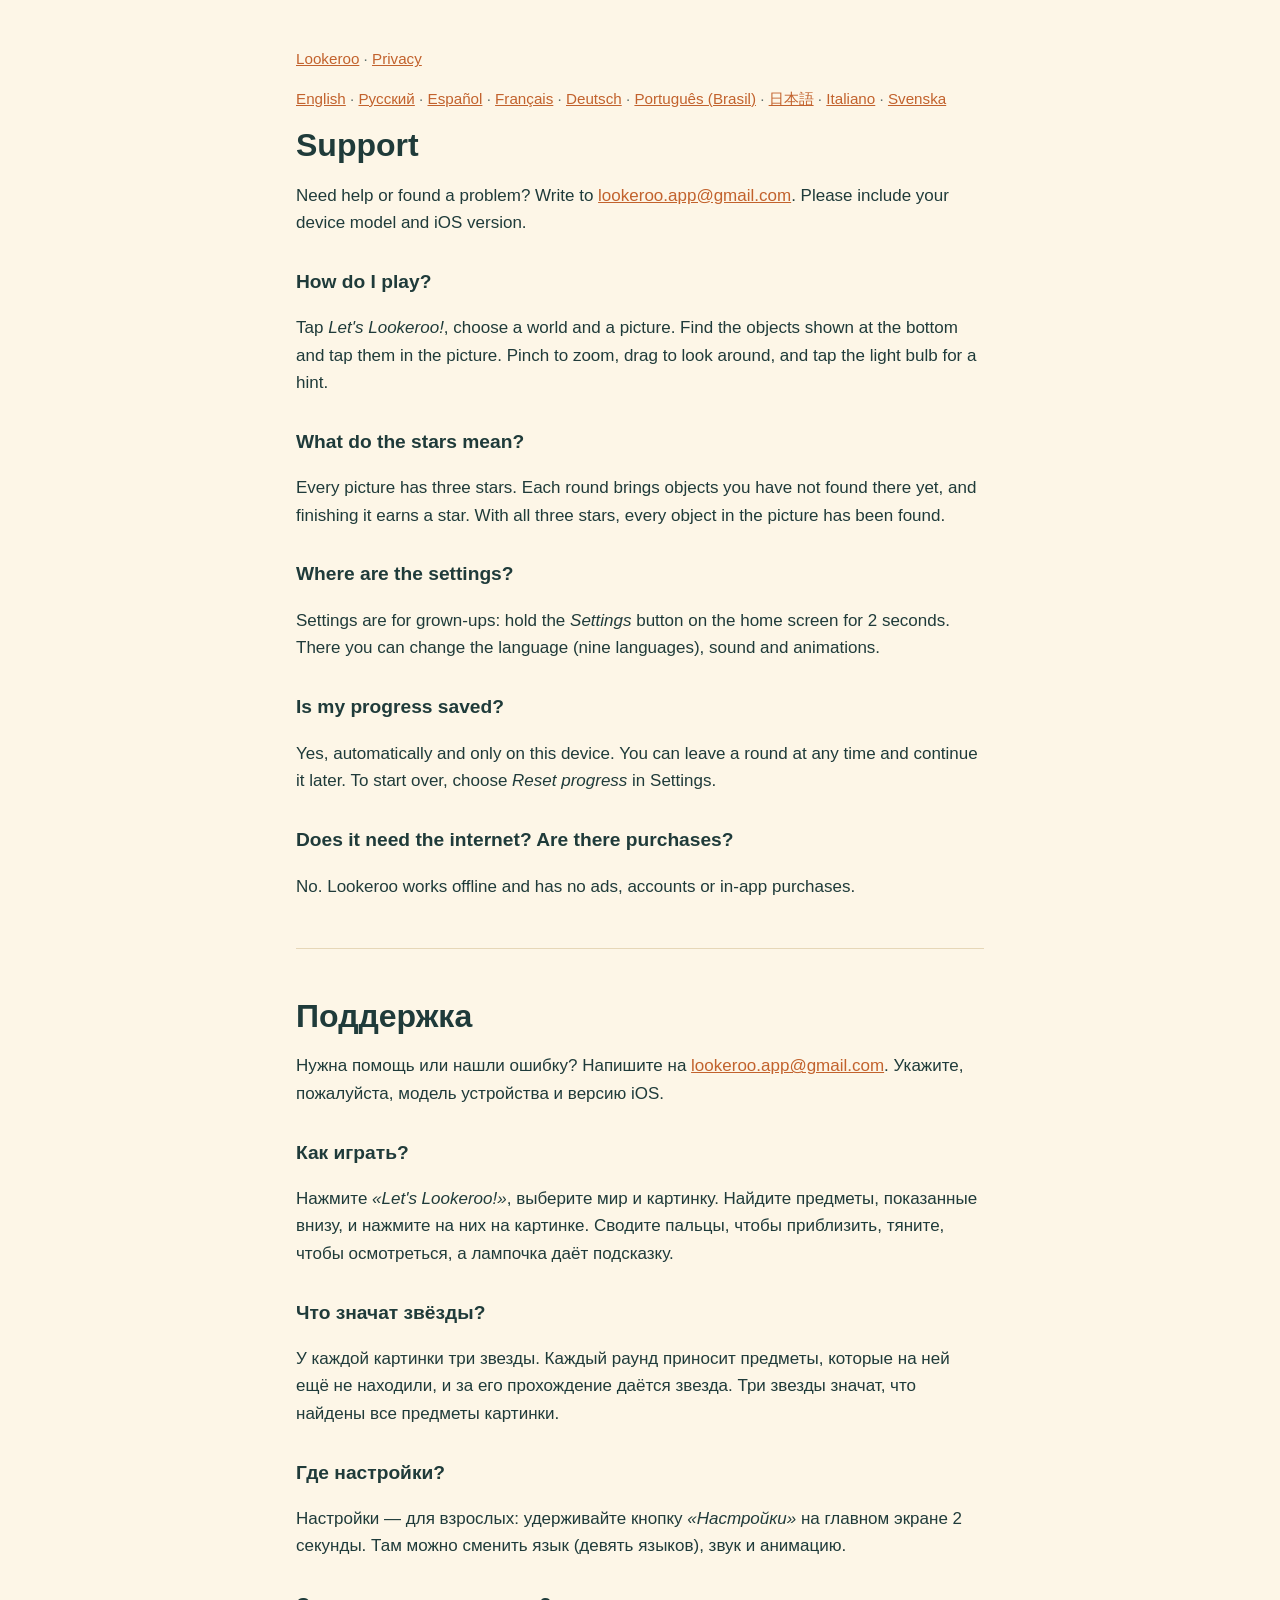
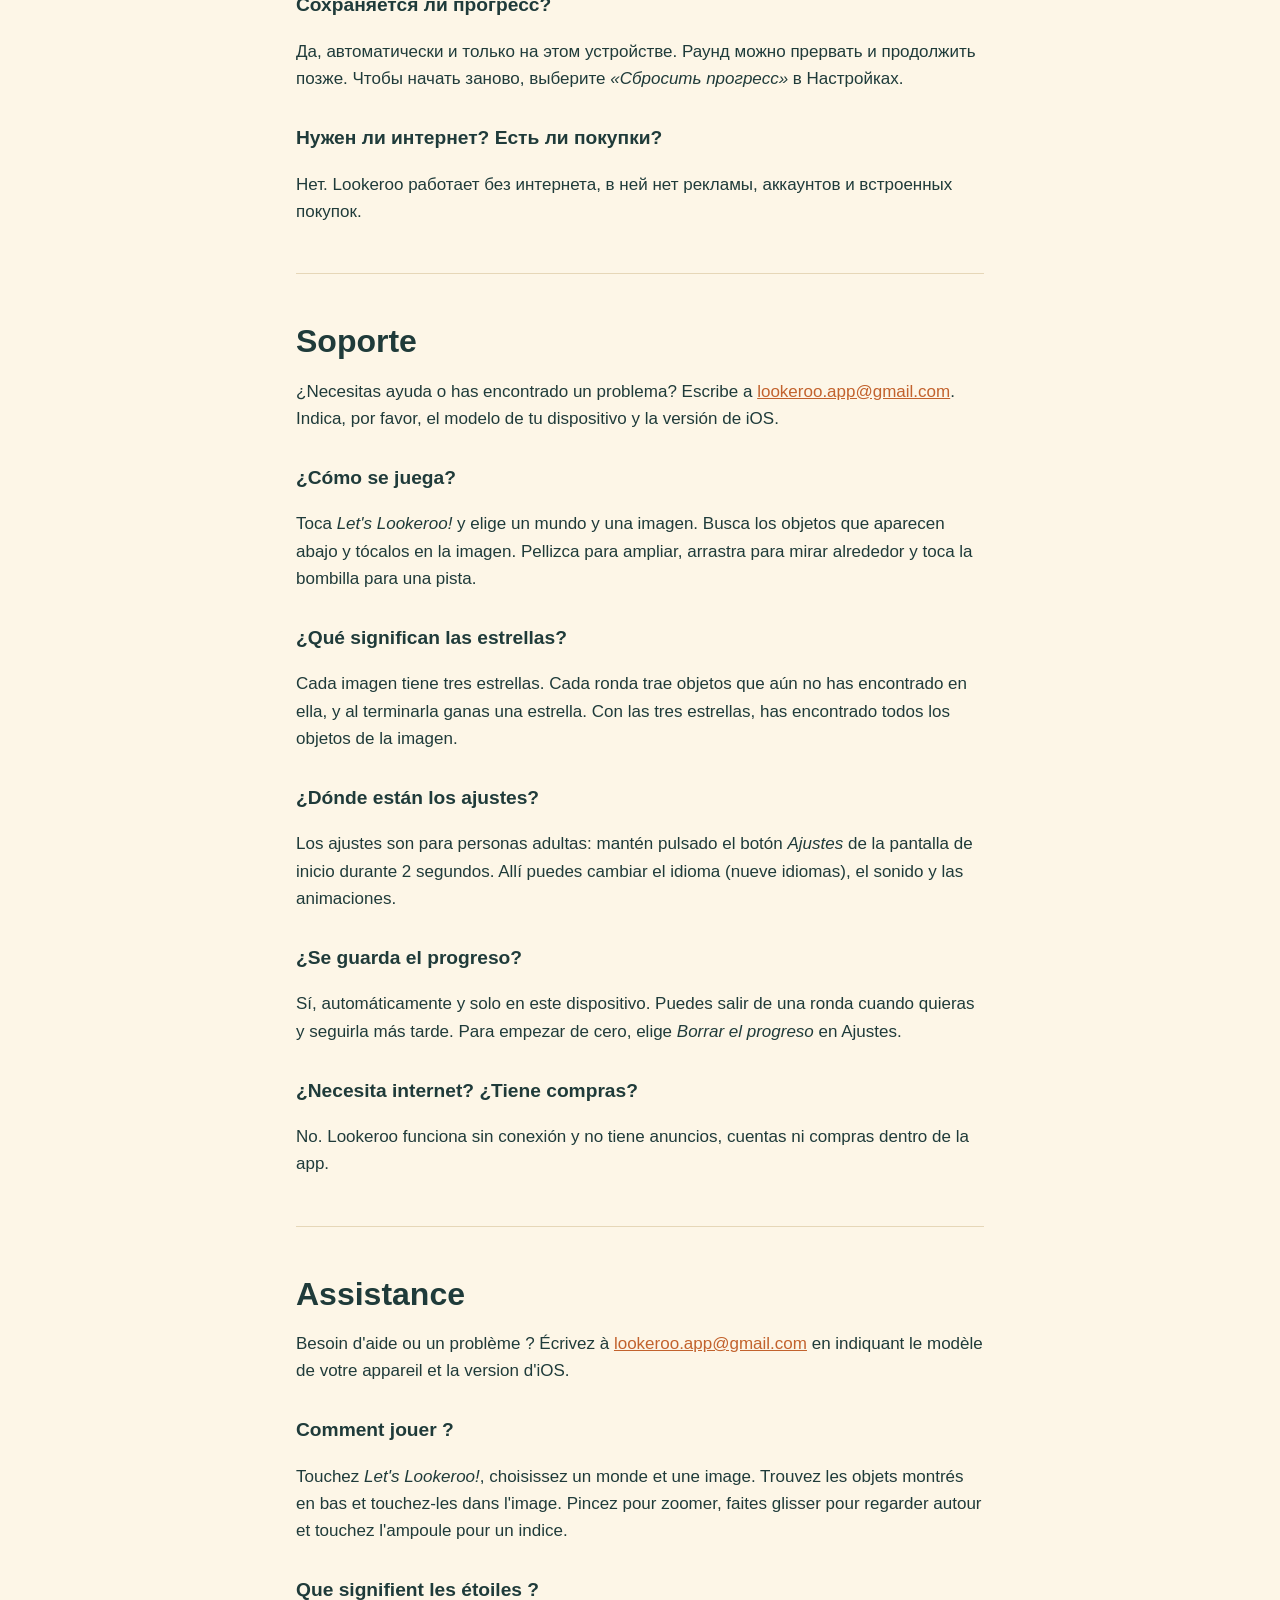
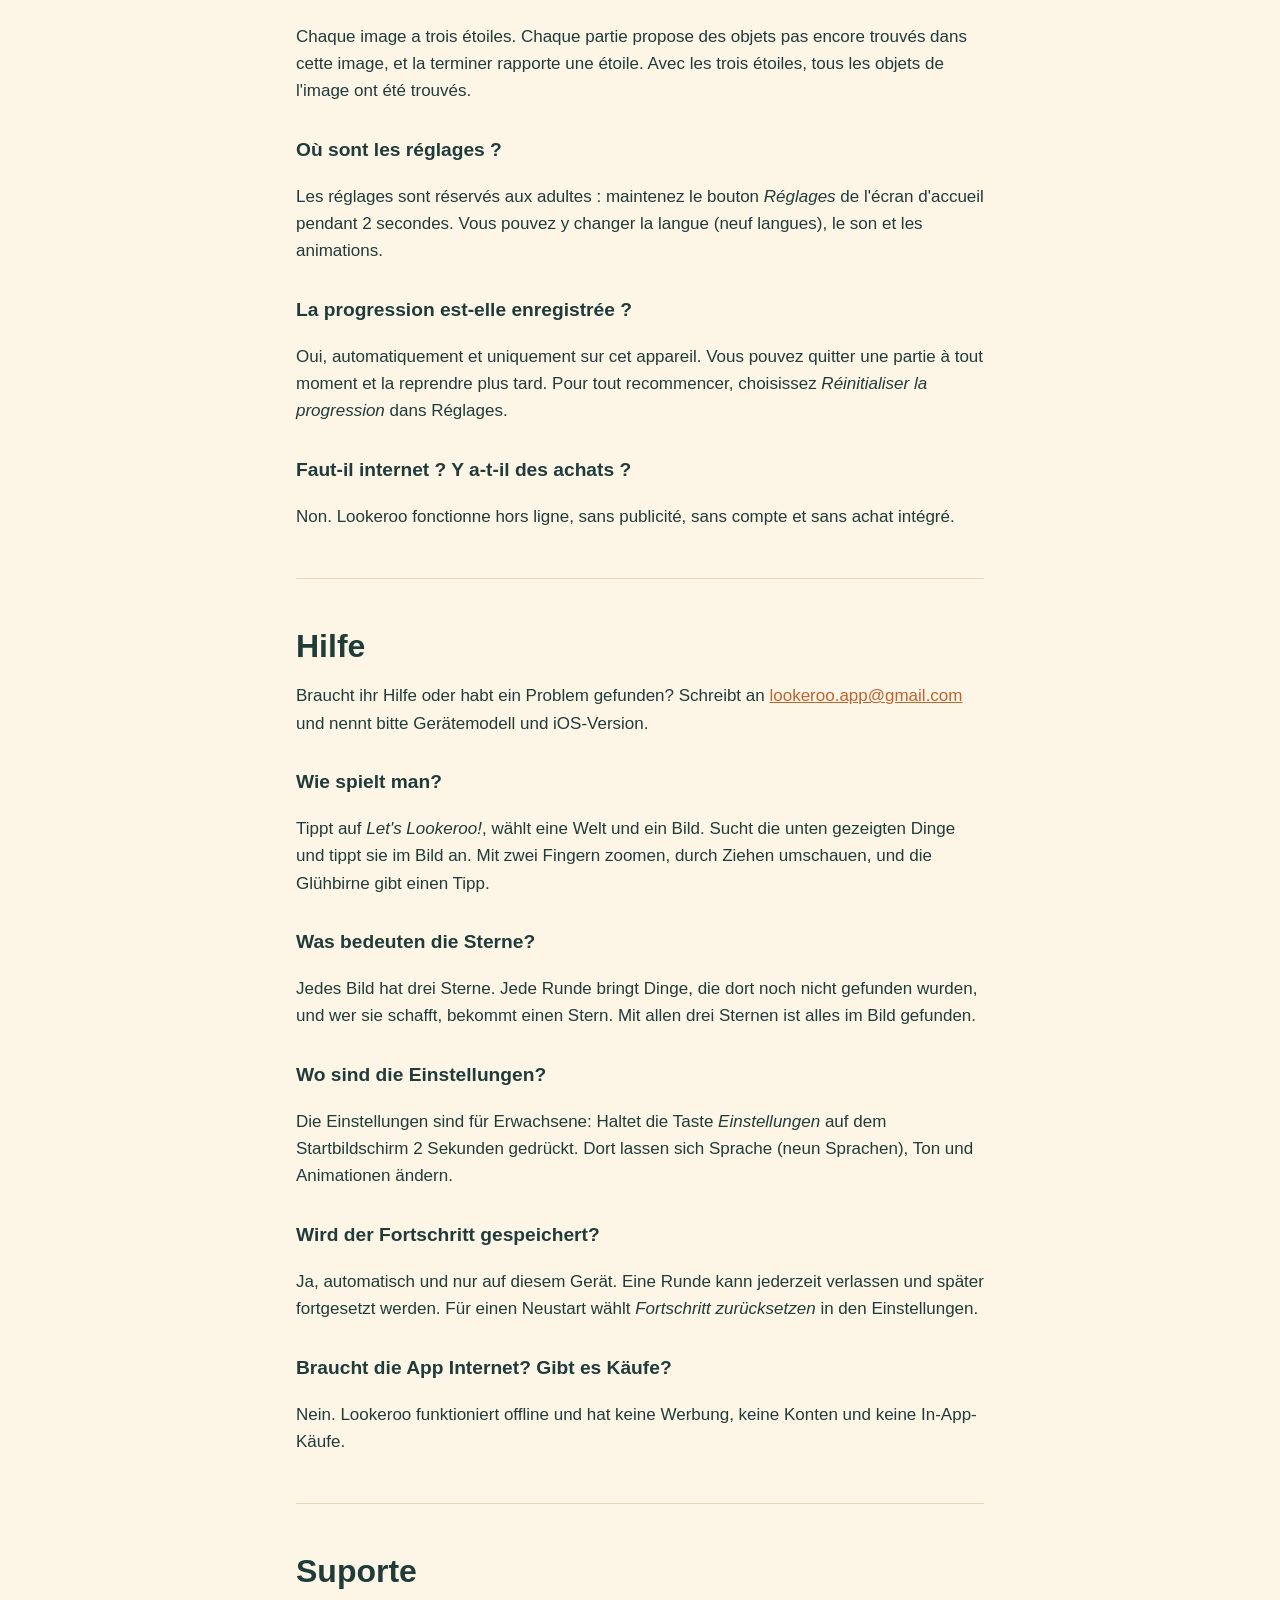
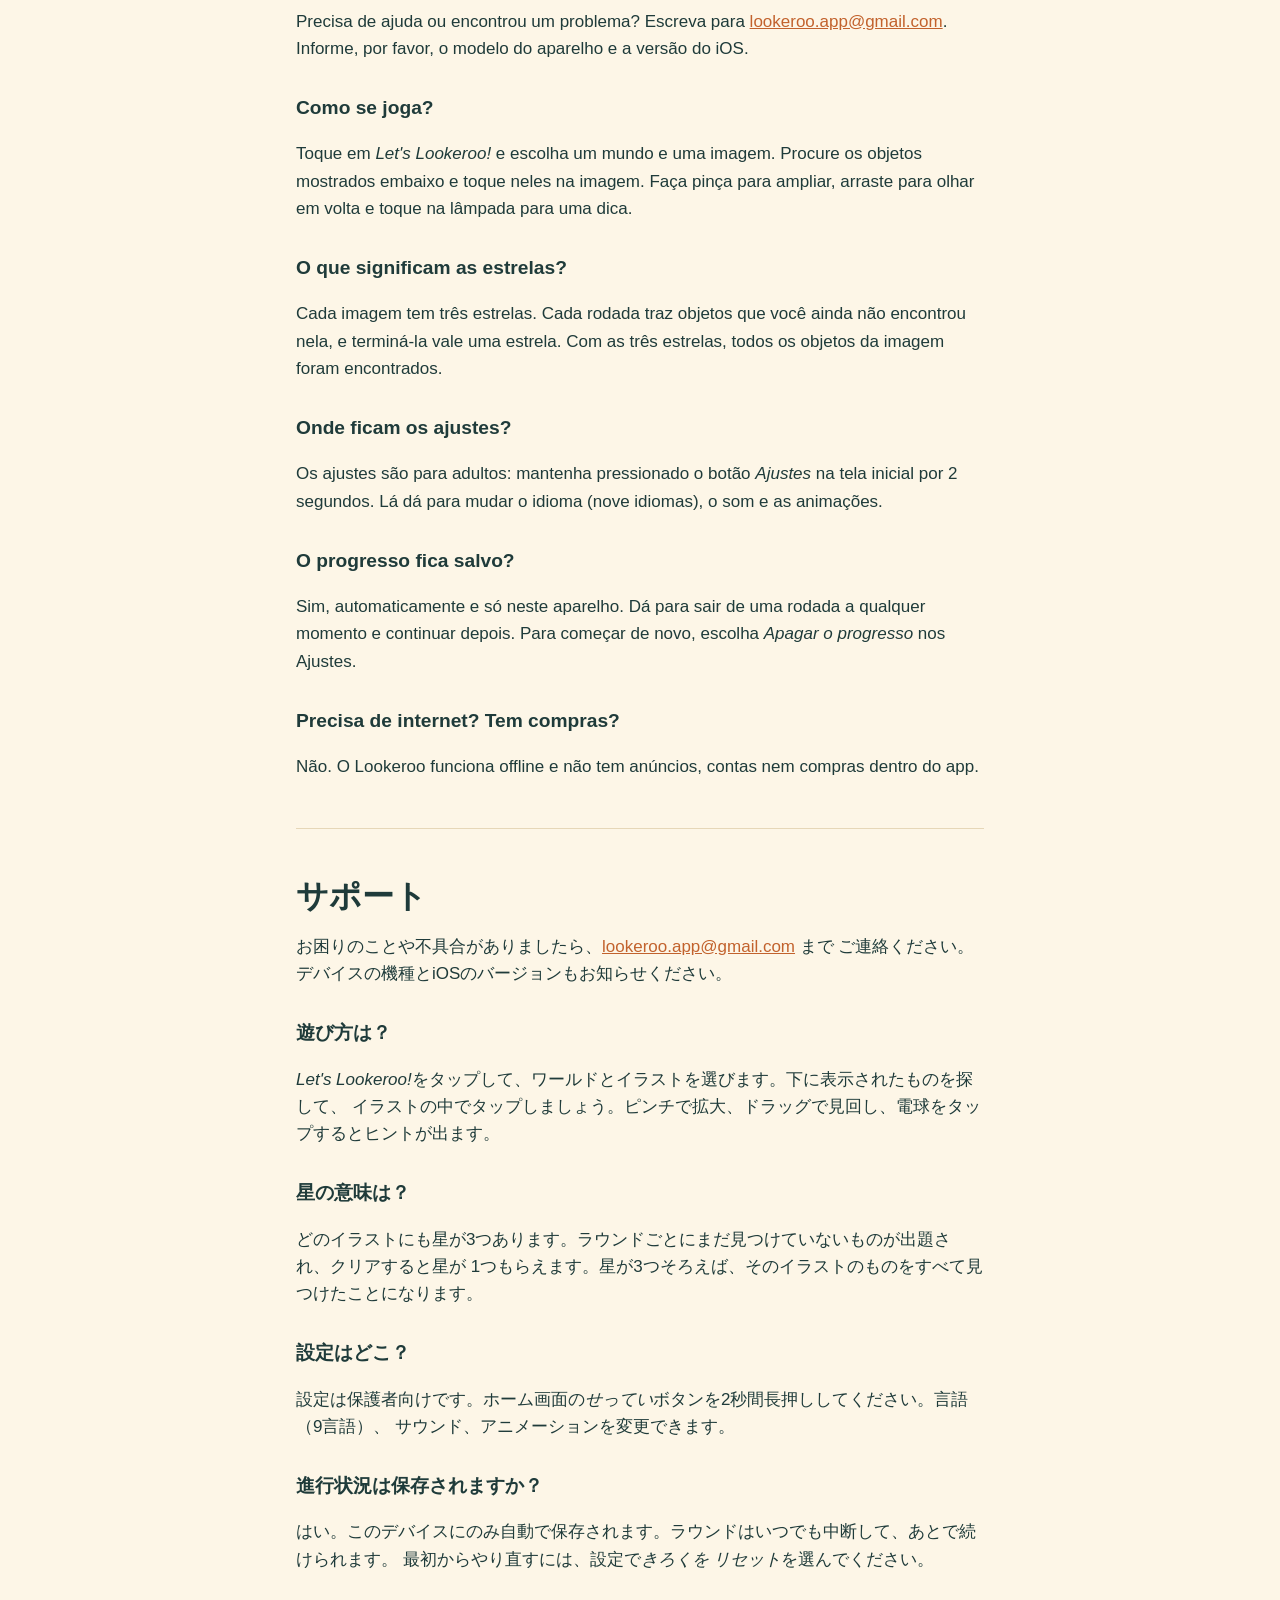
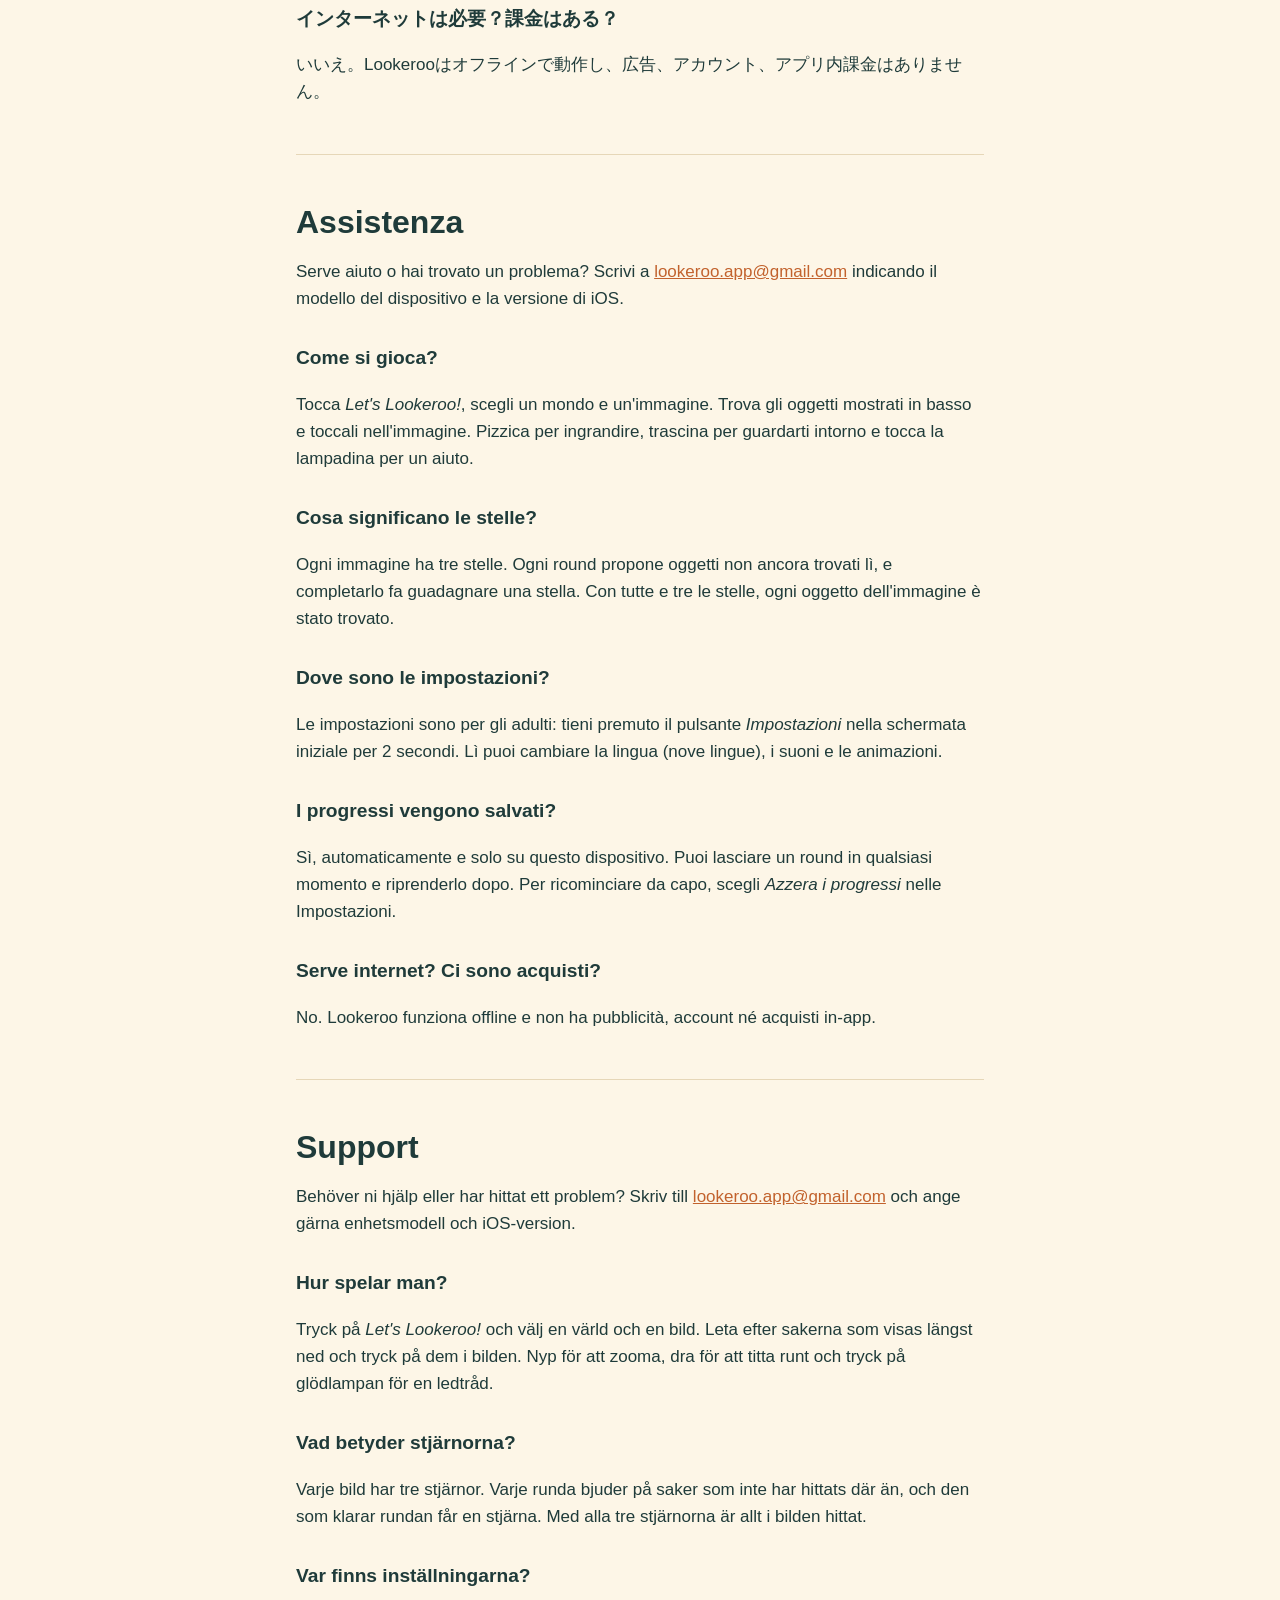
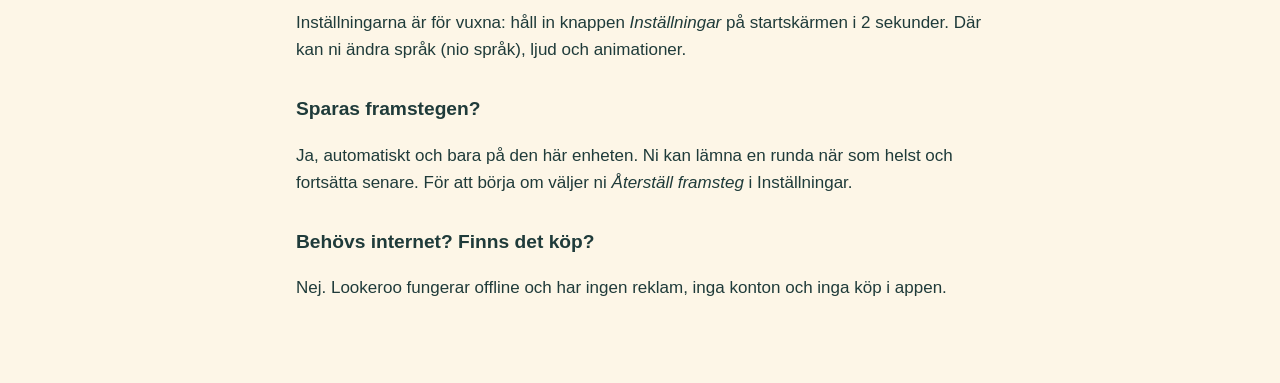
<file: support.html>
<!doctype html>
<html lang="en">
<head>
<meta charset="utf-8">
<meta name="viewport" content="width=device-width, initial-scale=1">
<title>Lookeroo · Support</title>
<link rel="stylesheet" href="style.css">
</head>
<body>
<main>
  <p class="nav"><a href="index.html">Lookeroo</a> · <a href="privacy.html">Privacy</a></p>
  <p class="nav"><a href="#en">English</a> · <a href="#ru">Русский</a> · <a href="#es">Español</a> · <a href="#fr">Français</a> · <a href="#de">Deutsch</a> · <a href="#pt-BR">Português (Brasil)</a> · <a href="#ja">日本語</a> · <a href="#it">Italiano</a> · <a href="#sv">Svenska</a></p>

  <article id="en" lang="en">
    <h1>Support</h1>
    <p>Need help or found a problem? Write to <a href="mailto:lookeroo.app@gmail.com">lookeroo.app@gmail.com</a>.
    Please include your device model and iOS version.</p>

    <h2>How do I play?</h2>
    <p>Tap <em>Let's Lookeroo!</em>, choose a world and a picture. Find the objects shown at the bottom
    and tap them in the picture. Pinch to zoom, drag to look around, and tap the light bulb for a hint.</p>

    <h2>What do the stars mean?</h2>
    <p>Every picture has three stars. Each round brings objects you have not found there yet, and finishing
    it earns a star. With all three stars, every object in the picture has been found.</p>

    <h2>Where are the settings?</h2>
    <p>Settings are for grown-ups: hold the <em>Settings</em> button on the home screen for 2 seconds.
    There you can change the language (nine languages), sound and animations.</p>

    <h2>Is my progress saved?</h2>
    <p>Yes, automatically and only on this device. You can leave a round at any time and continue it later.
    To start over, choose <em>Reset progress</em> in Settings.</p>

    <h2>Does it need the internet? Are there purchases?</h2>
    <p>No. Lookeroo works offline and has no ads, accounts or in-app purchases.</p>
  </article>

  <hr>

  <article id="ru" lang="ru">
    <h1>Поддержка</h1>
    <p>Нужна помощь или нашли ошибку? Напишите на <a href="mailto:lookeroo.app@gmail.com">lookeroo.app@gmail.com</a>.
    Укажите, пожалуйста, модель устройства и версию iOS.</p>

    <h2>Как играть?</h2>
    <p>Нажмите <em>«Let's Lookeroo!»</em>, выберите мир и картинку. Найдите предметы, показанные внизу,
    и нажмите на них на картинке. Сводите пальцы, чтобы приблизить, тяните, чтобы осмотреться,
    а лампочка даёт подсказку.</p>

    <h2>Что значат звёзды?</h2>
    <p>У каждой картинки три звезды. Каждый раунд приносит предметы, которые на ней ещё не находили,
    и за его прохождение даётся звезда. Три звезды значат, что найдены все предметы картинки.</p>

    <h2>Где настройки?</h2>
    <p>Настройки — для взрослых: удерживайте кнопку <em>«Настройки»</em> на главном экране 2 секунды.
    Там можно сменить язык (девять языков), звук и анимацию.</p>

    <h2>Сохраняется ли прогресс?</h2>
    <p>Да, автоматически и только на этом устройстве. Раунд можно прервать и продолжить позже.
    Чтобы начать заново, выберите <em>«Сбросить прогресс»</em> в Настройках.</p>

    <h2>Нужен ли интернет? Есть ли покупки?</h2>
    <p>Нет. Lookeroo работает без интернета, в ней нет рекламы, аккаунтов и встроенных покупок.</p>
  </article>

  <hr>

  <article id="es" lang="es">
    <h1>Soporte</h1>
    <p>¿Necesitas ayuda o has encontrado un problema? Escribe a <a href="mailto:lookeroo.app@gmail.com">lookeroo.app@gmail.com</a>.
    Indica, por favor, el modelo de tu dispositivo y la versión de iOS.</p>

    <h2>¿Cómo se juega?</h2>
    <p>Toca <em>Let's Lookeroo!</em> y elige un mundo y una imagen. Busca los objetos que aparecen abajo
    y tócalos en la imagen. Pellizca para ampliar, arrastra para mirar alrededor y toca la bombilla para una pista.</p>

    <h2>¿Qué significan las estrellas?</h2>
    <p>Cada imagen tiene tres estrellas. Cada ronda trae objetos que aún no has encontrado en ella, y al
    terminarla ganas una estrella. Con las tres estrellas, has encontrado todos los objetos de la imagen.</p>

    <h2>¿Dónde están los ajustes?</h2>
    <p>Los ajustes son para personas adultas: mantén pulsado el botón <em>Ajustes</em> de la pantalla de
    inicio durante 2 segundos. Allí puedes cambiar el idioma (nueve idiomas), el sonido y las animaciones.</p>

    <h2>¿Se guarda el progreso?</h2>
    <p>Sí, automáticamente y solo en este dispositivo. Puedes salir de una ronda cuando quieras y seguirla
    más tarde. Para empezar de cero, elige <em>Borrar el progreso</em> en Ajustes.</p>

    <h2>¿Necesita internet? ¿Tiene compras?</h2>
    <p>No. Lookeroo funciona sin conexión y no tiene anuncios, cuentas ni compras dentro de la app.</p>
  </article>

  <hr>

  <article id="fr" lang="fr">
    <h1>Assistance</h1>
    <p>Besoin d'aide ou un problème ? Écrivez à <a href="mailto:lookeroo.app@gmail.com">lookeroo.app@gmail.com</a>
    en indiquant le modèle de votre appareil et la version d'iOS.</p>

    <h2>Comment jouer ?</h2>
    <p>Touchez <em>Let's Lookeroo!</em>, choisissez un monde et une image. Trouvez les objets montrés en
    bas et touchez-les dans l'image. Pincez pour zoomer, faites glisser pour regarder autour et touchez
    l'ampoule pour un indice.</p>

    <h2>Que signifient les étoiles ?</h2>
    <p>Chaque image a trois étoiles. Chaque partie propose des objets pas encore trouvés dans cette image,
    et la terminer rapporte une étoile. Avec les trois étoiles, tous les objets de l'image ont été trouvés.</p>

    <h2>Où sont les réglages ?</h2>
    <p>Les réglages sont réservés aux adultes : maintenez le bouton <em>Réglages</em> de l'écran d'accueil
    pendant 2 secondes. Vous pouvez y changer la langue (neuf langues), le son et les animations.</p>

    <h2>La progression est-elle enregistrée ?</h2>
    <p>Oui, automatiquement et uniquement sur cet appareil. Vous pouvez quitter une partie à tout moment et
    la reprendre plus tard. Pour tout recommencer, choisissez <em>Réinitialiser la progression</em> dans Réglages.</p>

    <h2>Faut-il internet ? Y a-t-il des achats ?</h2>
    <p>Non. Lookeroo fonctionne hors ligne, sans publicité, sans compte et sans achat intégré.</p>
  </article>

  <hr>

  <article id="de" lang="de">
    <h1>Hilfe</h1>
    <p>Braucht ihr Hilfe oder habt ein Problem gefunden? Schreibt an <a href="mailto:lookeroo.app@gmail.com">lookeroo.app@gmail.com</a>
    und nennt bitte Gerätemodell und iOS-Version.</p>

    <h2>Wie spielt man?</h2>
    <p>Tippt auf <em>Let's Lookeroo!</em>, wählt eine Welt und ein Bild. Sucht die unten gezeigten Dinge
    und tippt sie im Bild an. Mit zwei Fingern zoomen, durch Ziehen umschauen, und die Glühbirne gibt einen Tipp.</p>

    <h2>Was bedeuten die Sterne?</h2>
    <p>Jedes Bild hat drei Sterne. Jede Runde bringt Dinge, die dort noch nicht gefunden wurden, und wer sie
    schafft, bekommt einen Stern. Mit allen drei Sternen ist alles im Bild gefunden.</p>

    <h2>Wo sind die Einstellungen?</h2>
    <p>Die Einstellungen sind für Erwachsene: Haltet die Taste <em>Einstellungen</em> auf dem Startbildschirm
    2 Sekunden gedrückt. Dort lassen sich Sprache (neun Sprachen), Ton und Animationen ändern.</p>

    <h2>Wird der Fortschritt gespeichert?</h2>
    <p>Ja, automatisch und nur auf diesem Gerät. Eine Runde kann jederzeit verlassen und später fortgesetzt
    werden. Für einen Neustart wählt <em>Fortschritt zurücksetzen</em> in den Einstellungen.</p>

    <h2>Braucht die App Internet? Gibt es Käufe?</h2>
    <p>Nein. Lookeroo funktioniert offline und hat keine Werbung, keine Konten und keine In-App-Käufe.</p>
  </article>

  <hr>

  <article id="pt-BR" lang="pt-BR">
    <h1>Suporte</h1>
    <p>Precisa de ajuda ou encontrou um problema? Escreva para <a href="mailto:lookeroo.app@gmail.com">lookeroo.app@gmail.com</a>.
    Informe, por favor, o modelo do aparelho e a versão do iOS.</p>

    <h2>Como se joga?</h2>
    <p>Toque em <em>Let's Lookeroo!</em> e escolha um mundo e uma imagem. Procure os objetos mostrados
    embaixo e toque neles na imagem. Faça pinça para ampliar, arraste para olhar em volta e toque na
    lâmpada para uma dica.</p>

    <h2>O que significam as estrelas?</h2>
    <p>Cada imagem tem três estrelas. Cada rodada traz objetos que você ainda não encontrou nela, e
    terminá-la vale uma estrela. Com as três estrelas, todos os objetos da imagem foram encontrados.</p>

    <h2>Onde ficam os ajustes?</h2>
    <p>Os ajustes são para adultos: mantenha pressionado o botão <em>Ajustes</em> na tela inicial por
    2 segundos. Lá dá para mudar o idioma (nove idiomas), o som e as animações.</p>

    <h2>O progresso fica salvo?</h2>
    <p>Sim, automaticamente e só neste aparelho. Dá para sair de uma rodada a qualquer momento e continuar
    depois. Para começar de novo, escolha <em>Apagar o progresso</em> nos Ajustes.</p>

    <h2>Precisa de internet? Tem compras?</h2>
    <p>Não. O Lookeroo funciona offline e não tem anúncios, contas nem compras dentro do app.</p>
  </article>

  <hr>

  <article id="ja" lang="ja">
    <h1>サポート</h1>
    <p>お困りのことや不具合がありましたら、<a href="mailto:lookeroo.app@gmail.com">lookeroo.app@gmail.com</a> まで
    ご連絡ください。デバイスの機種とiOSのバージョンもお知らせください。</p>

    <h2>遊び方は？</h2>
    <p><em>Let's Lookeroo!</em>をタップして、ワールドとイラストを選びます。下に表示されたものを探して、
    イラストの中でタップしましょう。ピンチで拡大、ドラッグで見回し、電球をタップするとヒントが出ます。</p>

    <h2>星の意味は？</h2>
    <p>どのイラストにも星が3つあります。ラウンドごとにまだ見つけていないものが出題され、クリアすると星が
    1つもらえます。星が3つそろえば、そのイラストのものをすべて見つけたことになります。</p>

    <h2>設定はどこ？</h2>
    <p>設定は保護者向けです。ホーム画面の<em>せってい</em>ボタンを2秒間長押ししてください。言語（9言語）、
    サウンド、アニメーションを変更できます。</p>

    <h2>進行状況は保存されますか？</h2>
    <p>はい。このデバイスにのみ自動で保存されます。ラウンドはいつでも中断して、あとで続けられます。
    最初からやり直すには、設定で<em>きろくを リセット</em>を選んでください。</p>

    <h2>インターネットは必要？課金はある？</h2>
    <p>いいえ。Lookerooはオフラインで動作し、広告、アカウント、アプリ内課金はありません。</p>
  </article>

  <hr>

  <article id="it" lang="it">
    <h1>Assistenza</h1>
    <p>Serve aiuto o hai trovato un problema? Scrivi a <a href="mailto:lookeroo.app@gmail.com">lookeroo.app@gmail.com</a>
    indicando il modello del dispositivo e la versione di iOS.</p>

    <h2>Come si gioca?</h2>
    <p>Tocca <em>Let's Lookeroo!</em>, scegli un mondo e un'immagine. Trova gli oggetti mostrati in basso
    e toccali nell'immagine. Pizzica per ingrandire, trascina per guardarti intorno e tocca la lampadina
    per un aiuto.</p>

    <h2>Cosa significano le stelle?</h2>
    <p>Ogni immagine ha tre stelle. Ogni round propone oggetti non ancora trovati lì, e completarlo fa
    guadagnare una stella. Con tutte e tre le stelle, ogni oggetto dell'immagine è stato trovato.</p>

    <h2>Dove sono le impostazioni?</h2>
    <p>Le impostazioni sono per gli adulti: tieni premuto il pulsante <em>Impostazioni</em> nella schermata
    iniziale per 2 secondi. Lì puoi cambiare la lingua (nove lingue), i suoni e le animazioni.</p>

    <h2>I progressi vengono salvati?</h2>
    <p>Sì, automaticamente e solo su questo dispositivo. Puoi lasciare un round in qualsiasi momento e
    riprenderlo dopo. Per ricominciare da capo, scegli <em>Azzera i progressi</em> nelle Impostazioni.</p>

    <h2>Serve internet? Ci sono acquisti?</h2>
    <p>No. Lookeroo funziona offline e non ha pubblicità, account né acquisti in-app.</p>
  </article>

  <hr>

  <article id="sv" lang="sv">
    <h1>Support</h1>
    <p>Behöver ni hjälp eller har hittat ett problem? Skriv till <a href="mailto:lookeroo.app@gmail.com">lookeroo.app@gmail.com</a>
    och ange gärna enhetsmodell och iOS-version.</p>

    <h2>Hur spelar man?</h2>
    <p>Tryck på <em>Let's Lookeroo!</em> och välj en värld och en bild. Leta efter sakerna som visas längst
    ned och tryck på dem i bilden. Nyp för att zooma, dra för att titta runt och tryck på glödlampan för en ledtråd.</p>

    <h2>Vad betyder stjärnorna?</h2>
    <p>Varje bild har tre stjärnor. Varje runda bjuder på saker som inte har hittats där än, och den som
    klarar rundan får en stjärna. Med alla tre stjärnorna är allt i bilden hittat.</p>

    <h2>Var finns inställningarna?</h2>
    <p>Inställningarna är för vuxna: håll in knappen <em>Inställningar</em> på startskärmen i 2 sekunder.
    Där kan ni ändra språk (nio språk), ljud och animationer.</p>

    <h2>Sparas framstegen?</h2>
    <p>Ja, automatiskt och bara på den här enheten. Ni kan lämna en runda när som helst och fortsätta senare.
    För att börja om väljer ni <em>Återställ framsteg</em> i Inställningar.</p>

    <h2>Behövs internet? Finns det köp?</h2>
    <p>Nej. Lookeroo fungerar offline och har ingen reklam, inga konton och inga köp i appen.</p>
  </article>
</main>
</body>
</html>
</file>
<file: style.css>
:root {
  --bg: #fdf6e7;
  --text: #1f3b3a;
  --muted: #5d6f6c;
  --accent: #c2622d;
  --rule: #e6d7b8;
}
@media (prefers-color-scheme: dark) {
  :root {
    --bg: #1b2423;
    --text: #f2ead8;
    --muted: #b5bfbc;
    --accent: #f0a06a;
    --rule: #3a4745;
  }
}
* { box-sizing: border-box; }
body {
  margin: 0;
  background: var(--bg);
  color: var(--text);
  font: 17px/1.6 -apple-system, BlinkMacSystemFont, "SF Pro Text", "Segoe UI", Roboto, sans-serif;
}
main { max-width: 720px; margin: 0 auto; padding: 32px 16px 64px; }
h1 { font-size: 2rem; line-height: 1.2; margin: 0.4em 0; }
h2 { font-size: 1.2rem; margin: 1.6em 0 0.4em; }
a { color: var(--accent); }
.nav { font-size: 0.95rem; color: var(--muted); }
.meta { color: var(--muted); margin-top: 0; }
.summary { font-size: 1.1rem; font-weight: 600; }
.links { padding-left: 1.2em; }
hr { border: 0; border-top: 1px solid var(--rule); margin: 48px 0; }
</file>
